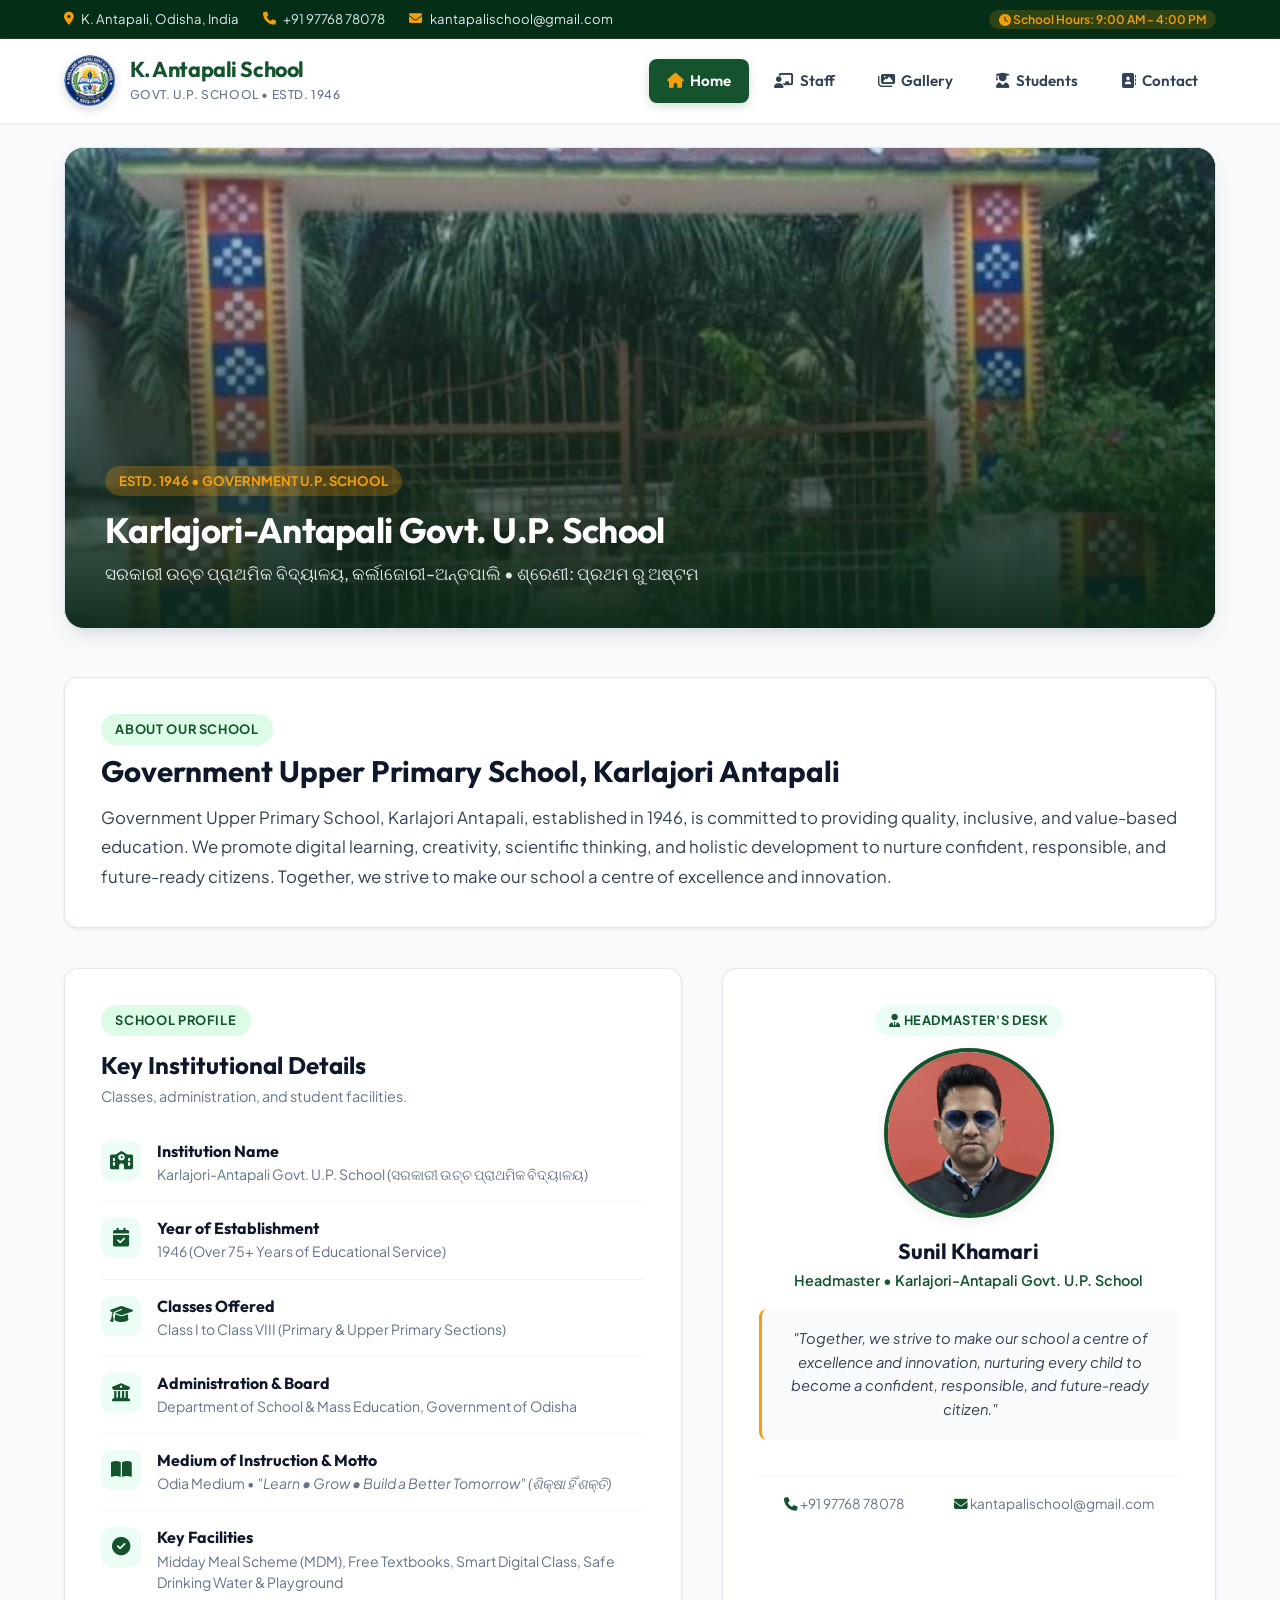
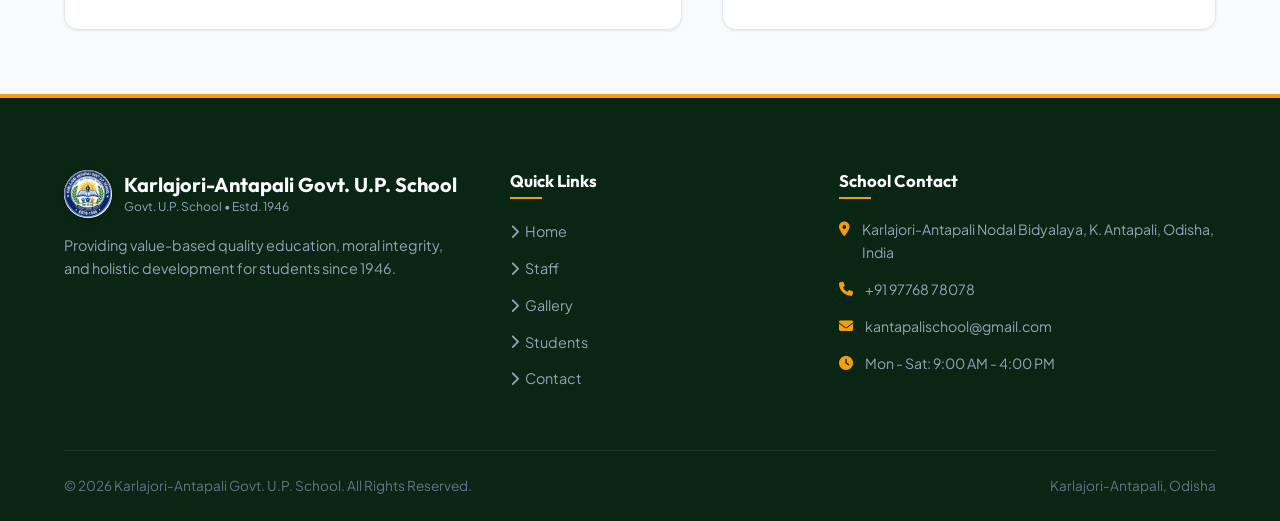
<file: index.html>
<!DOCTYPE html>
<html lang="en">
<head>
  <meta charset="UTF-8">
  <meta name="viewport" content="width=device-width, initial-scale=1.0">
  <title>Karlajori-Antapali Govt. U.P. School | Home</title>
  <meta name="description" content="Official website of Karlajori-Antapali Govt. U.P. School, Odisha. Established in 1946.">
  <link rel="icon" type="image/png" href="favicon.png">
  
  <!-- Font Awesome Icons -->
  <link rel="stylesheet" href="https://cdnjs.cloudflare.com/ajax/libs/font-awesome/6.5.1/css/all.min.css">
  
  <!-- Custom Stylesheet -->
  <link rel="stylesheet" href="css/style.css">
</head>
<body>

  <!-- Top Bar -->
  <div class="top-bar">
    <div class="container top-bar-content">
      <div class="top-info">
        <span class="top-info-item"><i class="fa-solid fa-location-dot"></i> K. Antapali, Odisha, India</span>
        <span class="top-info-item"><i class="fa-solid fa-phone"></i> <a href="tel:9776878078">+91 97768 78078</a></span>
        <span class="top-info-item"><i class="fa-solid fa-envelope"></i> <a href="mailto:kantapalischool@gmail.com">kantapalischool@gmail.com</a></span>
      </div>
      <div>
        <span class="top-badge"><i class="fa-solid fa-clock"></i> School Hours: 9:00 AM - 4:00 PM</span>
      </div>
    </div>
  </div>

  <!-- Header & Navigation -->
  <header class="main-header">
    <div class="container">
      <nav class="navbar">
        <a href="index.html" class="brand" aria-label="Karlajori-Antapali Govt U.P. School Home">
          <img src="images/logo.png" alt="Karlajori-Antapali Govt U.P. School Logo" class="brand-logo">
          <div class="brand-text">
            <h1>K. Antapali School</h1>
            <p>Govt. U.P. School &bull; Estd. 1946</p>
          </div>
        </a>

        <!-- Hamburger Button for Mobile -->
        <button class="mobile-toggle" aria-label="Toggle navigation menu" aria-expanded="false">
          <i class="fa-solid fa-bars"></i>
        </button>

        <!-- Main Menu -->
        <ul class="nav-menu">
          <li><a href="index.html" class="nav-link active"><i class="fa-solid fa-house"></i> Home</a></li>
          <li><a href="staff.html" class="nav-link"><i class="fa-solid fa-chalkboard-user"></i> Staff</a></li>
          <li><a href="gallery.html" class="nav-link"><i class="fa-solid fa-images"></i> Gallery</a></li>
          <li><a href="students.html" class="nav-link"><i class="fa-solid fa-user-graduate"></i> Students</a></li>
          <li><a href="contact.html" class="nav-link"><i class="fa-solid fa-address-book"></i> Contact</a></li>
        </ul>
      </nav>
    </div>
  </header>

  <!-- Main Content -->
  <main class="container">

    <!-- School Banner Image -->
    <div class="school-banner-wrap">
      <img src="images/school-gate.jpg" alt="Karlajori-Antapali Govt. U.P. School Entrance" class="school-banner-img">
      <div class="school-banner-overlay">
        <span style="background: rgba(245, 158, 11, 0.25); color: var(--accent); padding: 4px 14px; border-radius: 9999px; font-size: 0.82rem; font-weight: 700; text-transform: uppercase; display: inline-block; width: fit-content; margin-bottom: 0.75rem;">
          Estd. 1946 &bull; Government U.P. School
        </span>
        <h2 class="school-banner-title">Karlajori-Antapali Govt. U.P. School</h2>
        <p class="school-banner-subtitle">
          ସରକାରୀ ଉଚ୍ଚ ପ୍ରାଥମିକ ବିଦ୍ୟାଳୟ, କର୍ଲାଜୋରୀ-ଅନ୍ତପାଲି &bull; ଶ୍ରେଣୀ: ପ୍ରଥମ ରୁ ଅଷ୍ଟମ
        </p>
      </div>
    </div>

    <!-- About School Overview Section (Outside the Grid) -->
    <div class="home-about-intro">
      <span class="section-tag" style="width: fit-content; margin-bottom: 0.5rem;">About Our School</span>
      <h2 style="font-size: 1.85rem; color: var(--dark); margin-bottom: 0.85rem;">Government Upper Primary School, Karlajori Antapali</h2>
      <p style="color: var(--text-main); font-size: 1.05rem; line-height: 1.75; margin: 0;">
        Government Upper Primary School, Karlajori Antapali, established in 1946, is committed to providing quality, inclusive, and value-based education. We promote digital learning, creativity, scientific thinking, and holistic development to nurture confident, responsible, and future-ready citizens. Together, we strive to make our school a centre of excellence and innovation.
      </p>
    </div>

    <!-- Two-Column Section: School Overview (Listing) + Headmaster (HM) -->
    <div class="home-main-grid">

      <!-- Left Column: School Information Listing -->
      <div class="school-info-card">
        <span class="section-tag" style="width: fit-content;">School Profile</span>
        <h3 style="font-size: 1.5rem; color: var(--dark); margin-bottom: 0.35rem;">Key Institutional Details</h3>
        <p style="color: var(--text-muted); font-size: 0.9rem; margin-bottom: 0.5rem;">
          Classes, administration, and student facilities.
        </p>

        <ul class="info-list">
          <li class="info-list-item">
            <div class="info-list-icon"><i class="fa-solid fa-school"></i></div>
            <div class="info-list-text">
              <h4>Institution Name</h4>
              <p>Karlajori-Antapali Govt. U.P. School (ସରକାରୀ ଉଚ୍ଚ ପ୍ରାଥମିକ ବିଦ୍ୟାଳୟ)</p>
            </div>
          </li>

          <li class="info-list-item">
            <div class="info-list-icon"><i class="fa-solid fa-calendar-check"></i></div>
            <div class="info-list-text">
              <h4>Year of Establishment</h4>
              <p>1946 (Over 75+ Years of Educational Service)</p>
            </div>
          </li>

          <li class="info-list-item">
            <div class="info-list-icon"><i class="fa-solid fa-graduation-cap"></i></div>
            <div class="info-list-text">
              <h4>Classes Offered</h4>
              <p>Class I to Class VIII (Primary & Upper Primary Sections)</p>
            </div>
          </li>

          <li class="info-list-item">
            <div class="info-list-icon"><i class="fa-solid fa-building-columns"></i></div>
            <div class="info-list-text">
              <h4>Administration & Board</h4>
              <p>Department of School & Mass Education, Government of Odisha</p>
            </div>
          </li>

          <li class="info-list-item">
            <div class="info-list-icon"><i class="fa-solid fa-book-open"></i></div>
            <div class="info-list-text">
              <h4>Medium of Instruction & Motto</h4>
              <p>Odia Medium &bull; <em>"Learn &bull; Grow &bull; Build a Better Tomorrow" (ଶିକ୍ଷା ହିଁ ଶକ୍ତି)</em></p>
            </div>
          </li>

          <li class="info-list-item">
            <div class="info-list-icon"><i class="fa-solid fa-circle-check"></i></div>
            <div class="info-list-text">
              <h4>Key Facilities</h4>
              <p>Midday Meal Scheme (MDM), Free Textbooks, Smart Digital Class, Safe Drinking Water & Playground</p>
            </div>
          </li>
        </ul>
      </div>

      <!-- Right Column: Headmaster (HM) Photo & Details -->
      <div class="hm-card">
        <span class="hm-badge"><i class="fa-solid fa-user-tie"></i> Headmaster's Desk</span>
        
        <div class="hm-photo-wrap">
          <img src="images/hm.jpg" alt="Headmaster Sunil Khamari" class="hm-photo-img">
        </div>

        <h3 class="hm-name">Sunil Khamari</h3>
        <p class="hm-designation">Headmaster &bull; Karlajori-Antapali Govt. U.P. School</p>

        <div class="hm-quote">
          "Together, we strive to make our school a centre of excellence and innovation, nurturing every child to become a confident, responsible, and future-ready citizen."
        </div>

        <div style="margin-top: 1rem; width: 100%; border-top: 1px solid var(--border-subtle); padding-top: 1rem; display: flex; justify-content: space-around; font-size: 0.85rem; color: var(--text-muted);">
          <span><i class="fa-solid fa-phone" style="color: var(--primary);"></i> +91 97768 78078</span>
          <span><i class="fa-solid fa-envelope" style="color: var(--primary);"></i> kantapalischool@gmail.com</span>
        </div>
      </div>

    </div>

  </main>

  <!-- Footer -->
  <footer class="main-footer">
    <div class="container">
      <div class="footer-grid">
        <div class="footer-brand">
          <div style="display: flex; align-items: center; gap: 0.75rem; margin-bottom: 1rem;">
            <img src="images/logo.png" alt="Karlajori-Antapali Govt U.P. School Logo" class="footer-logo">
            <div>
              <h3 style="margin: 0; font-size: 1.25rem;">Karlajori-Antapali Govt. U.P. School</h3>
              <p style="margin: 0; font-size: 0.75rem; color: #94a3b8;">Govt. U.P. School &bull; Estd. 1946</p>
            </div>
          </div>
          <p>
            Providing value-based quality education, moral integrity, and holistic development for students since 1946.
          </p>
        </div>

        <div>
          <h4 class="footer-links-title">Quick Links</h4>
          <ul class="footer-links">
            <li><a href="index.html"><i class="fa-solid fa-chevron-right"></i> Home</a></li>
            <li><a href="staff.html"><i class="fa-solid fa-chevron-right"></i> Staff</a></li>
            <li><a href="gallery.html"><i class="fa-solid fa-chevron-right"></i> Gallery</a></li>
            <li><a href="students.html"><i class="fa-solid fa-chevron-right"></i> Students</a></li>
            <li><a href="contact.html"><i class="fa-solid fa-chevron-right"></i> Contact</a></li>
          </ul>
        </div>

        <div>
          <h4 class="footer-links-title">School Contact</h4>
          <div class="footer-contact-item">
            <i class="fa-solid fa-location-dot"></i>
            <span>Karlajori-Antapali Nodal Bidyalaya, K. Antapali, Odisha, India</span>
          </div>
          <div class="footer-contact-item">
            <i class="fa-solid fa-phone"></i>
            <span><a href="tel:9776878078">+91 97768 78078</a></span>
          </div>
          <div class="footer-contact-item">
            <i class="fa-solid fa-envelope"></i>
            <span><a href="mailto:kantapalischool@gmail.com">kantapalischool@gmail.com</a></span>
          </div>
          <div class="footer-contact-item">
            <i class="fa-solid fa-clock"></i>
            <span>Mon - Sat: 9:00 AM - 4:00 PM</span>
          </div>
        </div>
      </div>

      <div class="footer-bottom">
        <div class="footer-bottom-flex">
          <p>&copy; 2026 Karlajori-Antapali Govt. U.P. School. All Rights Reserved.</p>
          <p>Karlajori-Antapali, Odisha</p>
        </div>
      </div>
    </div>
  </footer>

  <!-- Main JavaScript File -->
  <script src="js/main.js"></script>
</body>
</html>
</file>
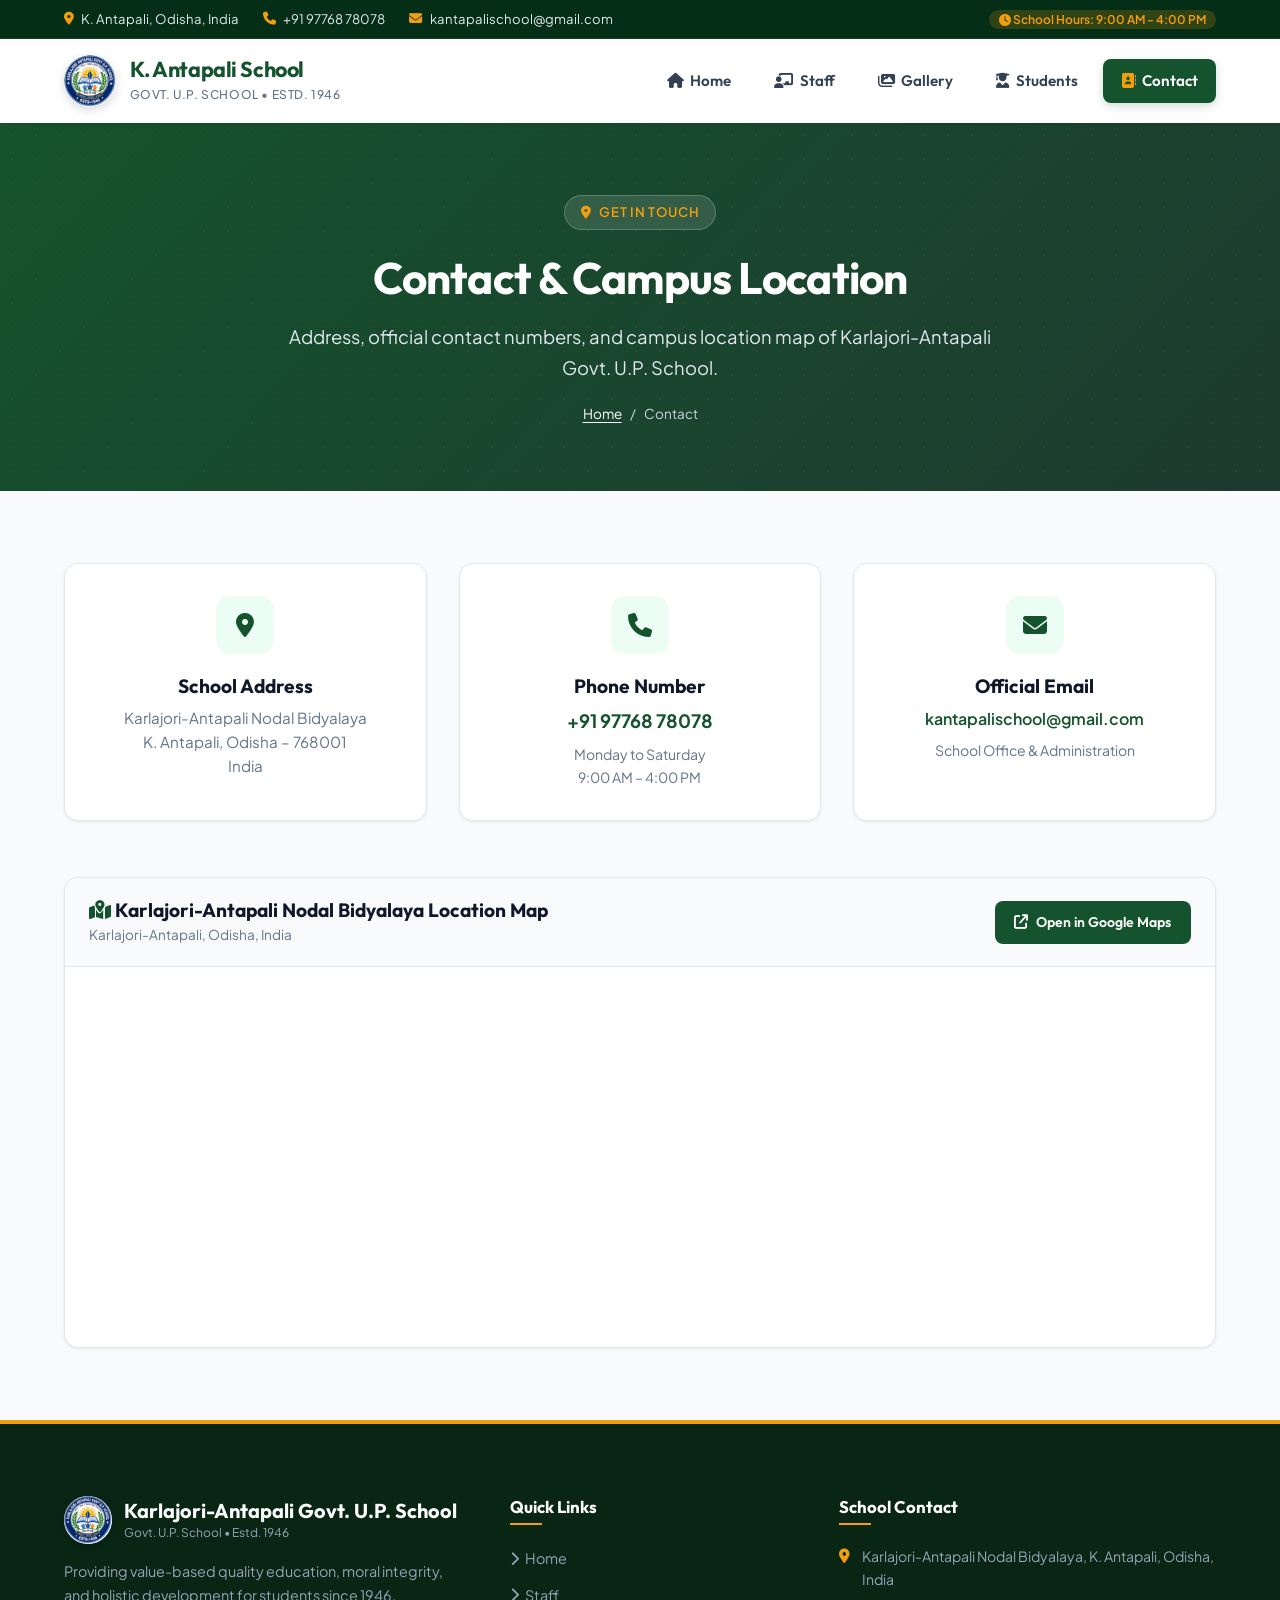
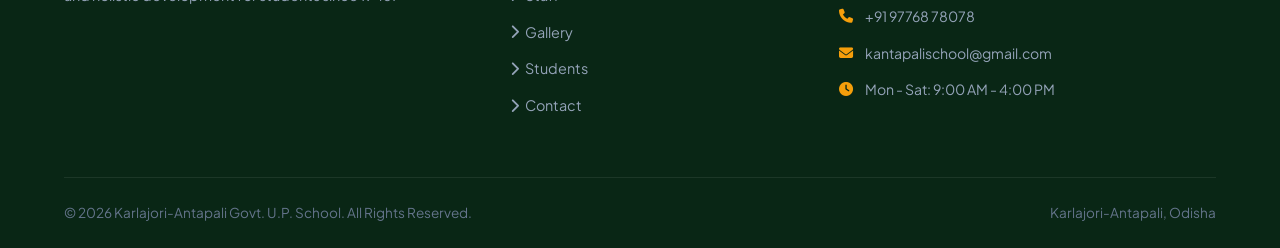
<file: contact.html>
<!DOCTYPE html>
<html lang="en">
<head>
  <meta charset="UTF-8">
  <meta name="viewport" content="width=device-width, initial-scale=1.0">
  <title>Contact & Location | Karlajori-Antapali Govt. U.P. School</title>
  <meta name="description" content="Contact details, phone number, email, and Google Maps location of Karlajori-Antapali Govt. U.P. School, Odisha.">
  <link rel="icon" type="image/png" href="favicon.png">
  
  <!-- Font Awesome Icons -->
  <link rel="stylesheet" href="https://cdnjs.cloudflare.com/ajax/libs/font-awesome/6.5.1/css/all.min.css">
  
  <!-- Custom Stylesheet -->
  <link rel="stylesheet" href="css/style.css">
</head>
<body>

  <!-- Top Bar -->
  <div class="top-bar">
    <div class="container top-bar-content">
      <div class="top-info">
        <span class="top-info-item"><i class="fa-solid fa-location-dot"></i> K. Antapali, Odisha, India</span>
        <span class="top-info-item"><i class="fa-solid fa-phone"></i> <a href="tel:9776878078">+91 97768 78078</a></span>
        <span class="top-info-item"><i class="fa-solid fa-envelope"></i> <a href="mailto:kantapalischool@gmail.com">kantapalischool@gmail.com</a></span>
      </div>
      <div>
        <span class="top-badge"><i class="fa-solid fa-clock"></i> School Hours: 9:00 AM - 4:00 PM</span>
      </div>
    </div>
  </div>

  <!-- Header & Navigation -->
  <header class="main-header">
    <div class="container">
      <nav class="navbar">
        <a href="index.html" class="brand" aria-label="Karlajori-Antapali Govt U.P. School Home">
          <img src="images/logo.png" alt="Karlajori-Antapali Govt U.P. School Logo" class="brand-logo">
          <div class="brand-text">
            <h1>K. Antapali School</h1>
            <p>Govt. U.P. School &bull; Estd. 1946</p>
          </div>
        </a>

        <!-- Hamburger Button for Mobile -->
        <button class="mobile-toggle" aria-label="Toggle navigation menu" aria-expanded="false">
          <i class="fa-solid fa-bars"></i>
        </button>

        <!-- Main Menu -->
        <ul class="nav-menu">
          <li><a href="index.html" class="nav-link"><i class="fa-solid fa-house"></i> Home</a></li>
          <li><a href="staff.html" class="nav-link"><i class="fa-solid fa-chalkboard-user"></i> Staff</a></li>
          <li><a href="gallery.html" class="nav-link"><i class="fa-solid fa-images"></i> Gallery</a></li>
          <li><a href="students.html" class="nav-link"><i class="fa-solid fa-user-graduate"></i> Students</a></li>
          <li><a href="contact.html" class="nav-link active"><i class="fa-solid fa-address-book"></i> Contact</a></li>
        </ul>
      </nav>
    </div>
  </header>

  <!-- Page Banner -->
  <section class="page-hero">
    <div class="container page-hero-content">
      <span class="hero-pill"><i class="fa-solid fa-location-dot"></i> Get In Touch</span>
      <h1>Contact & Campus Location</h1>
      <p>
        Address, official contact numbers, and campus location map of Karlajori-Antapali Govt. U.P. School.
      </p>
      <div class="breadcrumb-trail">
        <a href="index.html">Home</a> <span>/</span> <span>Contact</span>
      </div>
    </div>
  </section>

  <!-- Contact Information & Map Section -->
  <section class="section">
    <div class="container">

      <!-- Contact Info Cards Grid -->
      <div class="grid-3" style="margin-bottom: 3.5rem;">
        
        <!-- Card 1: Address -->
        <div class="feature-card" style="text-align: center; align-items: center;">
          <div class="feature-icon" style="margin: 0 auto 1.25rem;">
            <i class="fa-solid fa-location-dot"></i>
          </div>
          <h3 style="font-size: 1.2rem; margin-bottom: 0.5rem;">School Address</h3>
          <p style="color: var(--text-muted); font-size: 0.95rem; line-height: 1.6;">
            Karlajori-Antapali Nodal Bidyalaya<br>
            K. Antapali, Odisha &ndash; 768001<br>
            India
          </p>
        </div>

        <!-- Card 2: Phone -->
        <div class="feature-card" style="text-align: center; align-items: center;">
          <div class="feature-icon" style="margin: 0 auto 1.25rem;">
            <i class="fa-solid fa-phone"></i>
          </div>
          <h3 style="font-size: 1.2rem; margin-bottom: 0.5rem;">Phone Number</h3>
          <p style="margin-bottom: 0.5rem; font-size: 1.15rem; font-weight: 700;">
            <a href="tel:9776878078" style="color: var(--primary);">+91 97768 78078</a>
          </p>
          <p style="color: var(--text-muted); font-size: 0.88rem;">
            Monday to Saturday<br>9:00 AM &ndash; 4:00 PM
          </p>
        </div>

        <!-- Card 3: Email -->
        <div class="feature-card" style="text-align: center; align-items: center;">
          <div class="feature-icon" style="margin: 0 auto 1.25rem;">
            <i class="fa-solid fa-envelope"></i>
          </div>
          <h3 style="font-size: 1.2rem; margin-bottom: 0.5rem;">Official Email</h3>
          <p style="margin-bottom: 0.5rem; font-size: 1rem; font-weight: 600;">
            <a href="mailto:kantapalischool@gmail.com" style="color: var(--primary);">kantapalischool@gmail.com</a>
          </p>
          <p style="color: var(--text-muted); font-size: 0.88rem;">
            School Office &amp; Administration
          </p>
        </div>

      </div>

      <!-- Google Maps Card -->
      <div class="map-card" style="margin-top: 0;">
        <div class="map-card-header">
          <div>
            <h3 style="font-size: 1.2rem; margin-bottom: 2px;">
              <i class="fa-solid fa-map-location-dot" style="color: var(--primary);"></i> 
              Karlajori-Antapali Nodal Bidyalaya Location Map
            </h3>
            <p style="font-size: 0.85rem; color: var(--text-muted); margin: 0;">
              Karlajori-Antapali, Odisha, India
            </p>
          </div>
          <a href="https://maps.google.com/?q=Karlajori-Antapali+Nodal+Bidyalaya" target="_blank" rel="noopener noreferrer" class="btn btn-primary" style="padding: 0.5rem 1.1rem; font-size: 0.88rem;">
            <i class="fa-solid fa-arrow-up-right-from-square"></i> Open in Google Maps
          </a>
        </div>
        
        <iframe 
          class="map-embed" 
          src="https://www.google.com/maps/embed?pb=!1m18!1m12!1m3!1d3713.518647305431!2d83.61950364405037!3d21.44815705809174!2m3!1f0!2f0!3f0!3m2!1i1024!2i768!4f13.1!3m3!1m2!1s0x3a21349d725c84c3%3A0xf2141bc13c7aa5e!2sKarlajori-Antapali%20Nodal%20Bidyalaya!5e0!3m2!1sen!2sin!4v1791710183895!5m2!1sen!2sin" 
          width="100%" 
          height="450" 
          style="border:0;" 
          allowfullscreen="" 
          loading="lazy" 
          referrerpolicy="strict-origin-when-cross-origin" 
          title="Karlajori-Antapali Nodal Bidyalaya Location Map">
        </iframe>
      </div>

    </div>
  </section>

  <!-- Footer -->
  <footer class="main-footer">
    <div class="container">
      <div class="footer-grid">
        <div class="footer-brand">
          <div style="display: flex; align-items: center; gap: 0.75rem; margin-bottom: 1rem;">
            <img src="images/logo.png" alt="Karlajori-Antapali Govt U.P. School Logo" class="footer-logo">
            <div>
              <h3 style="margin: 0; font-size: 1.25rem;">Karlajori-Antapali Govt. U.P. School</h3>
              <p style="margin: 0; font-size: 0.75rem; color: #94a3b8;">Govt. U.P. School &bull; Estd. 1946</p>
            </div>
          </div>
          <p>
            Providing value-based quality education, moral integrity, and holistic development for students since 1946.
          </p>
        </div>

        <div>
          <h4 class="footer-links-title">Quick Links</h4>
          <ul class="footer-links">
            <li><a href="index.html"><i class="fa-solid fa-chevron-right"></i> Home</a></li>
            <li><a href="staff.html"><i class="fa-solid fa-chevron-right"></i> Staff</a></li>
            <li><a href="gallery.html"><i class="fa-solid fa-chevron-right"></i> Gallery</a></li>
            <li><a href="students.html"><i class="fa-solid fa-chevron-right"></i> Students</a></li>
            <li><a href="contact.html"><i class="fa-solid fa-chevron-right"></i> Contact</a></li>
          </ul>
        </div>

        <div>
          <h4 class="footer-links-title">School Contact</h4>
          <div class="footer-contact-item">
            <i class="fa-solid fa-location-dot"></i>
            <span>Karlajori-Antapali Nodal Bidyalaya, K. Antapali, Odisha, India</span>
          </div>
          <div class="footer-contact-item">
            <i class="fa-solid fa-phone"></i>
            <span><a href="tel:9776878078">+91 97768 78078</a></span>
          </div>
          <div class="footer-contact-item">
            <i class="fa-solid fa-envelope"></i>
            <span><a href="mailto:kantapalischool@gmail.com">kantapalischool@gmail.com</a></span>
          </div>
          <div class="footer-contact-item">
            <i class="fa-solid fa-clock"></i>
            <span>Mon - Sat: 9:00 AM - 4:00 PM</span>
          </div>
        </div>
      </div>

      <div class="footer-bottom">
        <div class="footer-bottom-flex">
          <p>&copy; 2026 Karlajori-Antapali Govt. U.P. School. All Rights Reserved.</p>
          <p>Karlajori-Antapali, Odisha</p>
        </div>
      </div>
    </div>
  </footer>

  <!-- Main JavaScript File -->
  <script src="js/main.js"></script>
</body>
</html>
</file>
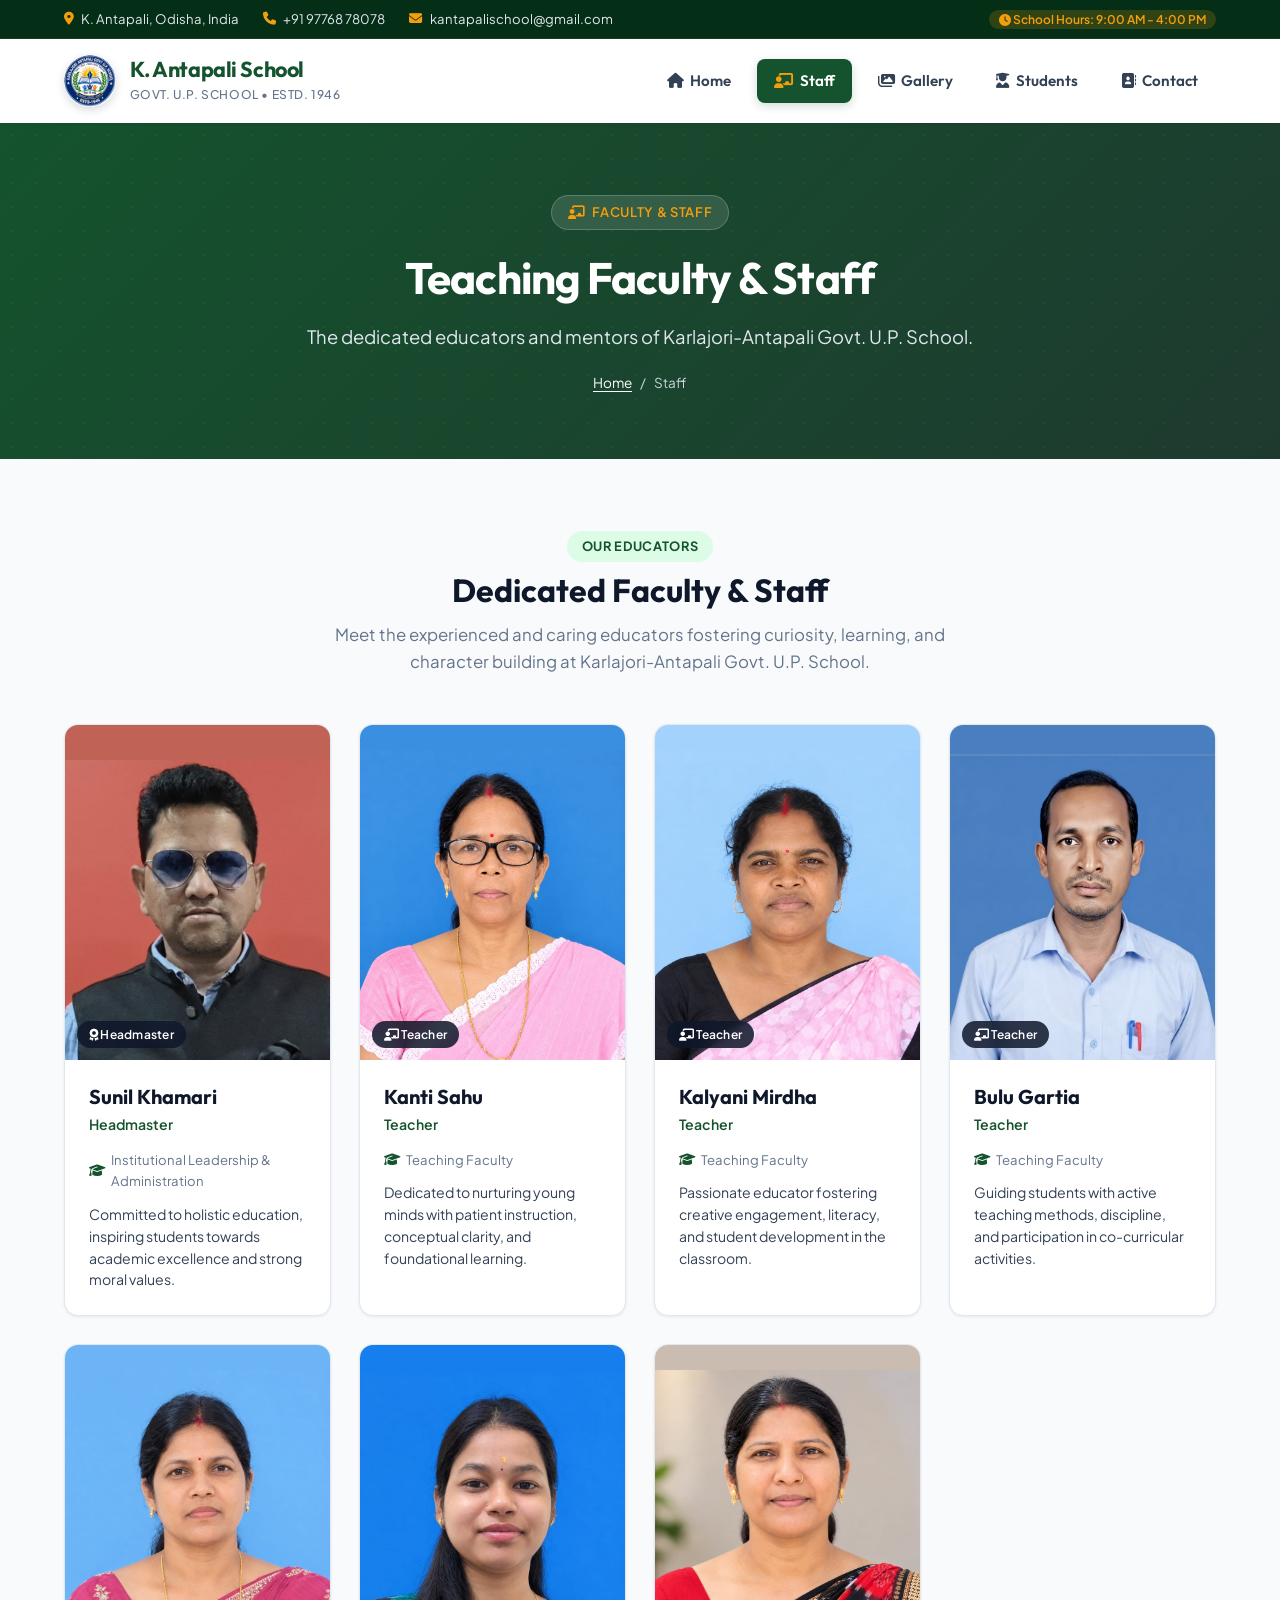
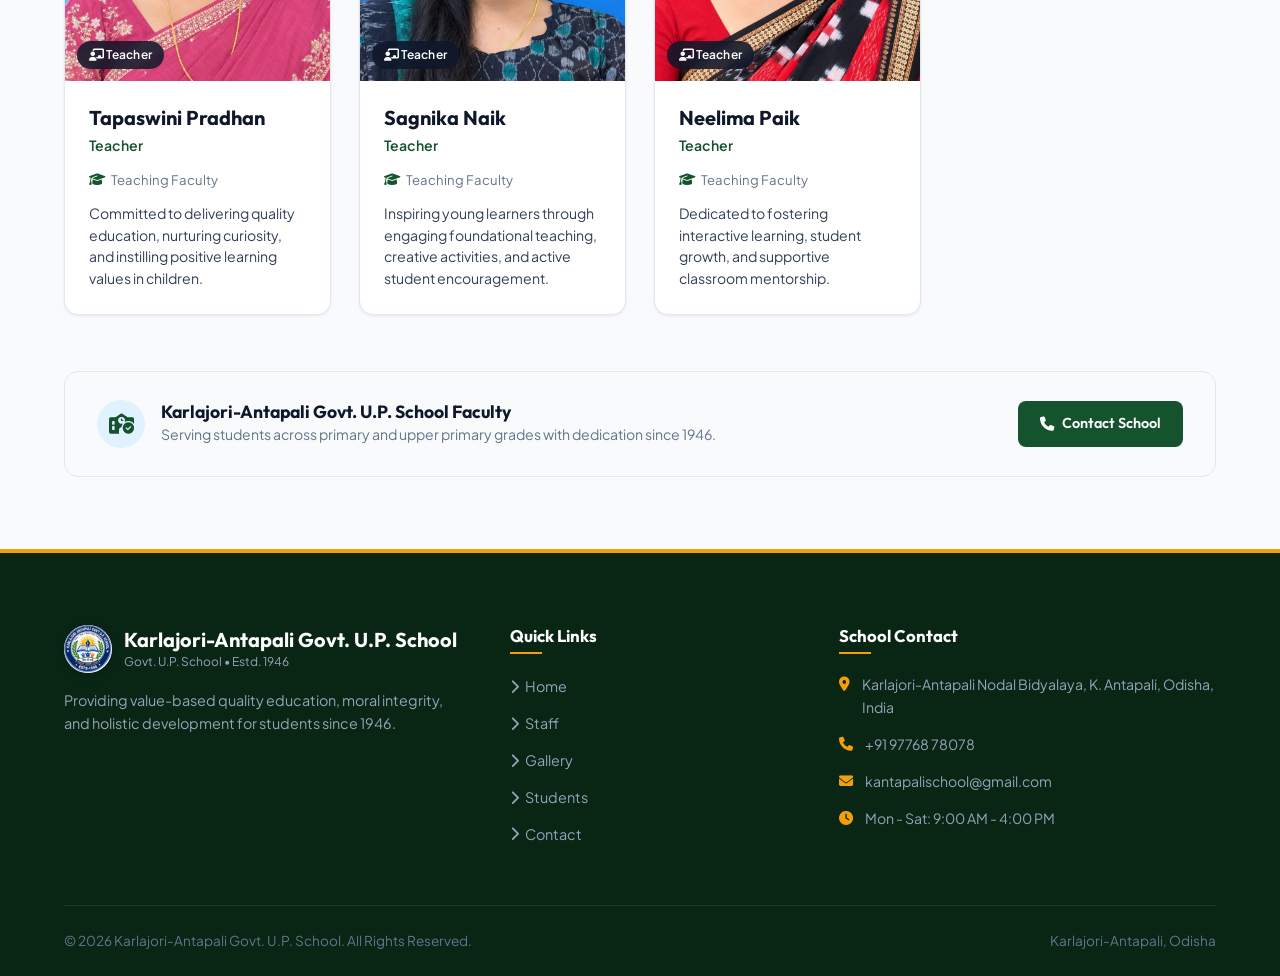
<file: staff.html>
<!DOCTYPE html>
<html lang="en">

<head>
  <meta charset="UTF-8">
  <meta name="viewport" content="width=device-width, initial-scale=1.0">
  <title>Faculty & Staff | Karlajori-Antapali Govt. U.P. School</title>
  <meta name="description"
    content="Faculty and teaching staff directory of Karlajori-Antapali Govt. U.P. School, Odisha.">
  <link rel="icon" type="image/png" href="favicon.png">

  <!-- Font Awesome Icons -->
  <link rel="stylesheet" href="https://cdnjs.cloudflare.com/ajax/libs/font-awesome/6.5.1/css/all.min.css">

  <!-- Custom Stylesheet -->
  <link rel="stylesheet" href="css/style.css">
</head>

<body>

  <!-- Top Bar -->
  <div class="top-bar">
    <div class="container top-bar-content">
      <div class="top-info">
        <span class="top-info-item"><i class="fa-solid fa-location-dot"></i> K. Antapali, Odisha, India</span>
        <span class="top-info-item"><i class="fa-solid fa-phone"></i> <a href="tel:9776878078">+91 97768
            78078</a></span>
        <span class="top-info-item"><i class="fa-solid fa-envelope"></i> <a
            href="mailto:kantapalischool@gmail.com">kantapalischool@gmail.com</a></span>
      </div>
      <div>
        <span class="top-badge"><i class="fa-solid fa-clock"></i> School Hours: 9:00 AM - 4:00 PM</span>
      </div>
    </div>
  </div>

  <!-- Header & Navigation -->
  <header class="main-header">
    <div class="container">
      <nav class="navbar">
        <a href="index.html" class="brand" aria-label="Karlajori-Antapali Govt U.P. School Home">
          <img src="images/logo.png" alt="Karlajori-Antapali Govt U.P. School Logo" class="brand-logo">
          <div class="brand-text">
            <h1>K. Antapali School</h1>
            <p>Govt. U.P. School &bull; Estd. 1946</p>
          </div>
        </a>

        <!-- Hamburger Button for Mobile -->
        <button class="mobile-toggle" aria-label="Toggle navigation menu" aria-expanded="false">
          <i class="fa-solid fa-bars"></i>
        </button>

        <!-- Main Menu -->
        <ul class="nav-menu">
          <li><a href="index.html" class="nav-link"><i class="fa-solid fa-house"></i> Home</a></li>
          <li><a href="staff.html" class="nav-link active"><i class="fa-solid fa-chalkboard-user"></i> Staff</a></li>
          <li><a href="gallery.html" class="nav-link"><i class="fa-solid fa-images"></i> Gallery</a></li>
          <li><a href="students.html" class="nav-link"><i class="fa-solid fa-user-graduate"></i> Students</a></li>
          <li><a href="contact.html" class="nav-link"><i class="fa-solid fa-address-book"></i> Contact</a></li>
        </ul>
      </nav>
    </div>
  </header>

  <!-- Page Banner -->
  <section class="page-hero">
    <div class="container page-hero-content">
      <span class="hero-pill"><i class="fa-solid fa-chalkboard-user"></i> Faculty & Staff</span>
      <h1>Teaching Faculty & Staff</h1>
      <p>
        The dedicated educators and mentors of Karlajori-Antapali Govt. U.P. School.
      </p>
      <div class="breadcrumb-trail">
        <a href="index.html">Home</a> <span>/</span> <span>Staff</span>
      </div>
    </div>
  </section>

  <!-- Faculty & Staff Section -->
  <section class="section">
    <div class="container">

      <!-- Section Header -->
      <div style="text-align: center; max-width: 680px; margin: 0 auto 3rem;">
        <span class="section-tag" style="margin-bottom: 0.5rem; display: inline-flex;">Our Educators</span>
        <h2 style="font-size: 2rem; color: var(--dark); margin-bottom: 0.75rem;">Dedicated Faculty & Staff</h2>
        <p style="color: var(--text-muted); font-size: 1.05rem; line-height: 1.6;">
          Meet the experienced and caring educators fostering curiosity, learning, and character building at
          Karlajori-Antapali Govt. U.P. School.
        </p>
      </div>

      <!-- Staff Grid -->
      <div class="staff-grid">

        <!-- Staff 1: Headmaster Sunil Khamari -->
        <div class="staff-card">
          <div class="staff-image-wrap">
            <img src="images/hm.jpg" alt="Sunil Khamari - Headmaster">
            <span class="staff-badge-role"><i class="fa-solid fa-award"></i> Headmaster</span>
          </div>
          <div class="staff-content">
            <h3 class="staff-name">Sunil Khamari</h3>
            <p class="staff-designation">Headmaster</p>
            <div class="staff-qual">
              <i class="fa-solid fa-graduation-cap" style="color: var(--primary);"></i>
              <span>Institutional Leadership & Administration</span>
            </div>
            <p class="staff-bio">
              Committed to holistic education, inspiring students towards academic excellence and strong moral values.
            </p>
          </div>
        </div>

        <!-- Staff 2: Kanti Sahu -->
        <div class="staff-card">
          <div class="staff-image-wrap">
            <img src="images/kanti-sahu.jpg" alt="Kanti Sahu - Teacher">
            <span class="staff-badge-role"><i class="fa-solid fa-chalkboard-user"></i> Teacher</span>
          </div>
          <div class="staff-content">
            <h3 class="staff-name">Kanti Sahu</h3>
            <p class="staff-designation">Teacher</p>
            <div class="staff-qual">
              <i class="fa-solid fa-graduation-cap" style="color: var(--primary);"></i>
              <span>Teaching Faculty</span>
            </div>
            <p class="staff-bio">
              Dedicated to nurturing young minds with patient instruction, conceptual clarity, and foundational learning.
            </p>
          </div>
        </div>

        <!-- Staff 3: Kalyani Mirdha -->
        <div class="staff-card">
          <div class="staff-image-wrap">
            <img src="images/kalyani-mirdha.jpg" alt="Kalyani Mirdha - Teacher">
            <span class="staff-badge-role"><i class="fa-solid fa-chalkboard-user"></i> Teacher</span>
          </div>
          <div class="staff-content">
            <h3 class="staff-name">Kalyani Mirdha</h3>
            <p class="staff-designation">Teacher</p>
            <div class="staff-qual">
              <i class="fa-solid fa-graduation-cap" style="color: var(--primary);"></i>
              <span>Teaching Faculty</span>
            </div>
            <p class="staff-bio">
              Passionate educator fostering creative engagement, literacy, and student development in the classroom.
            </p>
          </div>
        </div>

        <!-- Staff 4: Bulu Gartia -->
        <div class="staff-card">
          <div class="staff-image-wrap">
            <img src="images/bulu-gartia.jpg" alt="Bulu Gartia - Teacher">
            <span class="staff-badge-role"><i class="fa-solid fa-chalkboard-user"></i> Teacher</span>
          </div>
          <div class="staff-content">
            <h3 class="staff-name">Bulu Gartia</h3>
            <p class="staff-designation">Teacher</p>
            <div class="staff-qual">
              <i class="fa-solid fa-graduation-cap" style="color: var(--primary);"></i>
              <span>Teaching Faculty</span>
            </div>
            <p class="staff-bio">
              Guiding students with active teaching methods, discipline, and participation in co-curricular activities.
            </p>
          </div>
        </div>

        <!-- Staff 5: Tapaswini Pradhan -->
        <div class="staff-card">
          <div class="staff-image-wrap">
            <img src="images/tapaswini-pradhan.jpg" alt="Tapaswini Pradhan - Teacher">
            <span class="staff-badge-role"><i class="fa-solid fa-chalkboard-user"></i> Teacher</span>
          </div>
          <div class="staff-content">
            <h3 class="staff-name">Tapaswini Pradhan</h3>
            <p class="staff-designation">Teacher</p>
            <div class="staff-qual">
              <i class="fa-solid fa-graduation-cap" style="color: var(--primary);"></i>
              <span>Teaching Faculty</span>
            </div>
            <p class="staff-bio">
              Committed to delivering quality education, nurturing curiosity, and instilling positive learning values in children.
            </p>
          </div>
        </div>

        <!-- Staff 6: Sagnika Naik -->
        <div class="staff-card">
          <div class="staff-image-wrap">
            <img src="images/sagnika-naik.jpg" alt="Sagnika Naik - Teacher">
            <span class="staff-badge-role"><i class="fa-solid fa-chalkboard-user"></i> Teacher</span>
          </div>
          <div class="staff-content">
            <h3 class="staff-name">Sagnika Naik</h3>
            <p class="staff-designation">Teacher</p>
            <div class="staff-qual">
              <i class="fa-solid fa-graduation-cap" style="color: var(--primary);"></i>
              <span>Teaching Faculty</span>
            </div>
            <p class="staff-bio">
              Inspiring young learners through engaging foundational teaching, creative activities, and active student encouragement.
            </p>
          </div>
        </div>

        <!-- Staff 7: Neelima Paik -->
        <div class="staff-card">
          <div class="staff-image-wrap">
            <img src="images/neelima-paik.jpg" alt="Neelima Paik - Teacher">
            <span class="staff-badge-role"><i class="fa-solid fa-chalkboard-user"></i> Teacher</span>
          </div>
          <div class="staff-content">
            <h3 class="staff-name">Neelima Paik</h3>
            <p class="staff-designation">Teacher</p>
            <div class="staff-qual">
              <i class="fa-solid fa-graduation-cap" style="color: var(--primary);"></i>
              <span>Teaching Faculty</span>
            </div>
            <p class="staff-bio">
              Dedicated to fostering interactive learning, student growth, and supportive classroom mentorship.
            </p>
          </div>
        </div>

      </div>

      <!-- Additional Info Banner -->
      <div
        style="margin-top: 3.5rem; background: #f8fafc; border: 1px solid var(--border-light); border-radius: var(--radius-md); padding: 1.75rem 2rem; display: flex; align-items: center; justify-content: space-between; flex-wrap: wrap; gap: 1.25rem;">
        <div style="display: flex; align-items: center; gap: 1rem;">
          <div
            style="width: 48px; height: 48px; border-radius: 50%; background: #e0f2fe; color: var(--primary); display: flex; align-items: center; justify-content: center; font-size: 1.25rem;">
            <i class="fa-solid fa-school-circle-check"></i>
          </div>
          <div>
            <h4 style="margin: 0; font-size: 1.1rem; color: var(--dark);">Karlajori-Antapali Govt. U.P. School Faculty
            </h4>
            <p style="margin: 0; font-size: 0.88rem; color: var(--text-muted);">Serving students across primary and
              upper primary grades with dedication since 1946.</p>
          </div>
        </div>
        <a href="contact.html" class="btn btn-primary" style="padding: 0.55rem 1.25rem; font-size: 0.9rem;">
          <i class="fa-solid fa-phone"></i> Contact School
        </a>
      </div>

    </div>
  </section>

  <!-- Footer -->
  <footer class="main-footer">
    <div class="container">
      <div class="footer-grid">
        <div class="footer-brand">
          <div style="display: flex; align-items: center; gap: 0.75rem; margin-bottom: 1rem;">
            <img src="images/logo.png" alt="Karlajori-Antapali Govt U.P. School Logo" class="footer-logo">
            <div>
              <h3 style="margin: 0; font-size: 1.25rem;">Karlajori-Antapali Govt. U.P. School</h3>
              <p style="margin: 0; font-size: 0.75rem; color: #94a3b8;">Govt. U.P. School &bull; Estd. 1946</p>
            </div>
          </div>
          <p>
            Providing value-based quality education, moral integrity, and holistic development for students since 1946.
          </p>
        </div>

        <div>
          <h4 class="footer-links-title">Quick Links</h4>
          <ul class="footer-links">
            <li><a href="index.html"><i class="fa-solid fa-chevron-right"></i> Home</a></li>
            <li><a href="staff.html"><i class="fa-solid fa-chevron-right"></i> Staff</a></li>
            <li><a href="gallery.html"><i class="fa-solid fa-chevron-right"></i> Gallery</a></li>
            <li><a href="students.html"><i class="fa-solid fa-chevron-right"></i> Students</a></li>
            <li><a href="contact.html"><i class="fa-solid fa-chevron-right"></i> Contact</a></li>
          </ul>
        </div>

        <div>
          <h4 class="footer-links-title">School Contact</h4>
          <div class="footer-contact-item">
            <i class="fa-solid fa-location-dot"></i>
            <span>Karlajori-Antapali Nodal Bidyalaya, K. Antapali, Odisha, India</span>
          </div>
          <div class="footer-contact-item">
            <i class="fa-solid fa-phone"></i>
            <span><a href="tel:9776878078">+91 97768 78078</a></span>
          </div>
          <div class="footer-contact-item">
            <i class="fa-solid fa-envelope"></i>
            <span><a href="mailto:kantapalischool@gmail.com">kantapalischool@gmail.com</a></span>
          </div>
          <div class="footer-contact-item">
            <i class="fa-solid fa-clock"></i>
            <span>Mon - Sat: 9:00 AM - 4:00 PM</span>
          </div>
        </div>
      </div>

      <div class="footer-bottom">
        <div class="footer-bottom-flex">
          <p>&copy; 2026 Karlajori-Antapali Govt. U.P. School. All Rights Reserved.</p>
          <p>Karlajori-Antapali, Odisha</p>
        </div>
      </div>
    </div>
  </footer>

  <!-- Main JavaScript File -->
  <script src="js/main.js"></script>
</body>

</html>
</file>
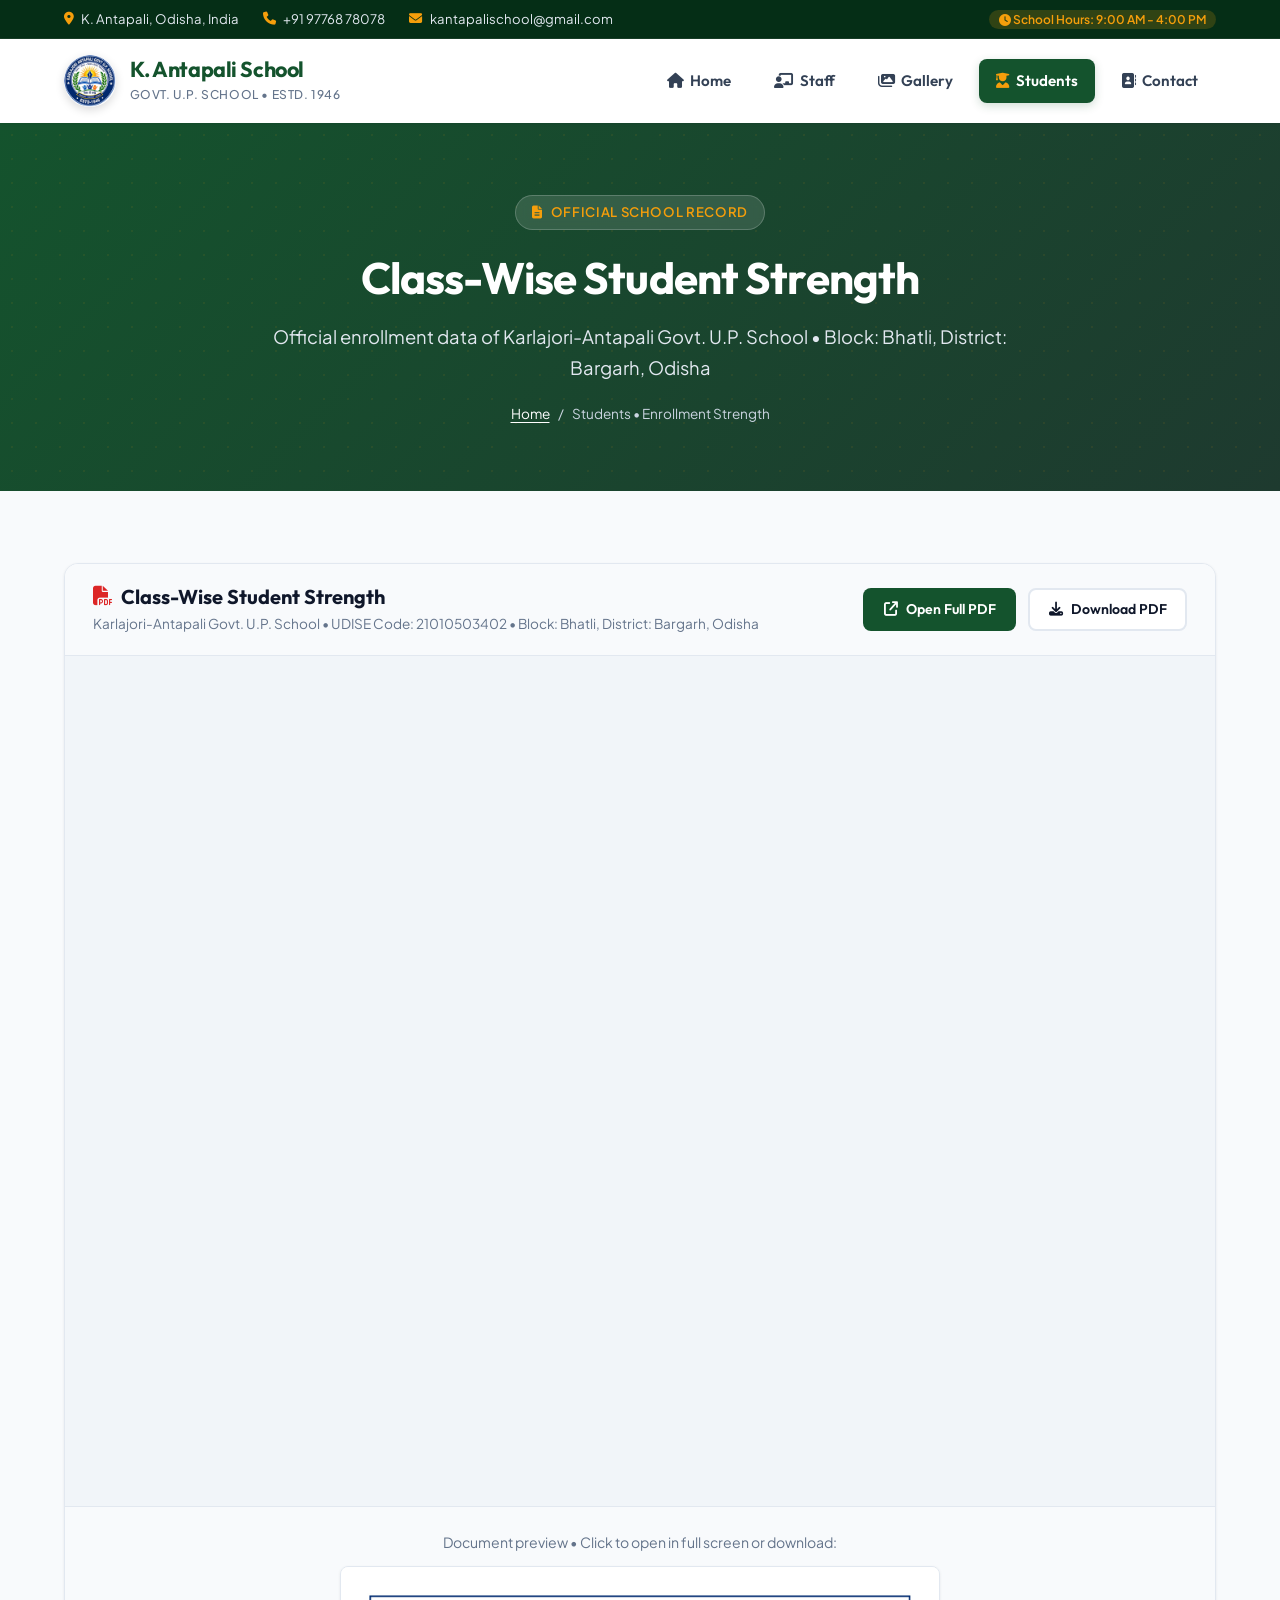
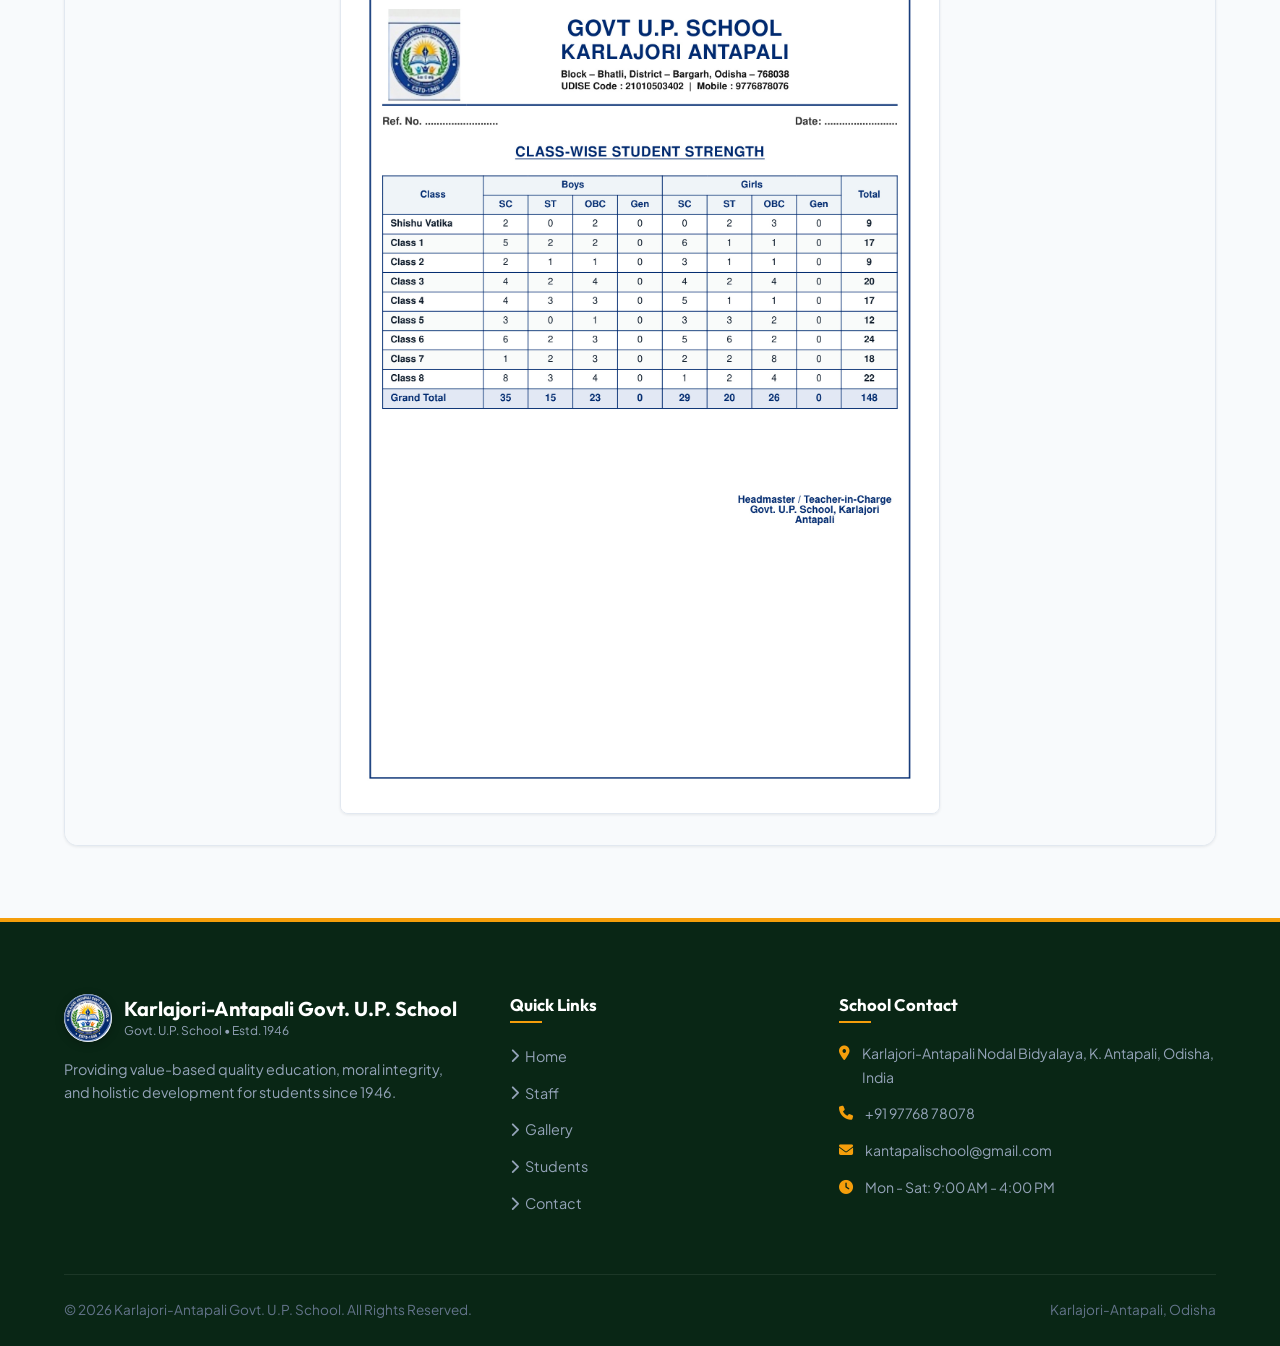
<file: students.html>
<!DOCTYPE html>
<html lang="en">
<head>
  <meta charset="UTF-8">
  <meta name="viewport" content="width=device-width, initial-scale=1.0">
  <title>Class-Wise Student Strength | Karlajori-Antapali Govt. U.P. School</title>
  <meta name="description" content="Official Class-Wise Student Strength record of Karlajori-Antapali Govt. U.P. School, Block - Bhatli, District - Bargarh, Odisha. UDISE Code: 21010503402.">
  <link rel="icon" type="image/png" href="favicon.png">
  
  <!-- Font Awesome Icons -->
  <link rel="stylesheet" href="https://cdnjs.cloudflare.com/ajax/libs/font-awesome/6.5.1/css/all.min.css">
  
  <!-- Custom Stylesheet -->
  <link rel="stylesheet" href="css/style.css">
</head>
<body>

  <!-- Top Bar -->
  <div class="top-bar">
    <div class="container top-bar-content">
      <div class="top-info">
        <span class="top-info-item"><i class="fa-solid fa-location-dot"></i> K. Antapali, Odisha, India</span>
        <span class="top-info-item"><i class="fa-solid fa-phone"></i> <a href="tel:9776878078">+91 97768 78078</a></span>
        <span class="top-info-item"><i class="fa-solid fa-envelope"></i> <a href="mailto:kantapalischool@gmail.com">kantapalischool@gmail.com</a></span>
      </div>
      <div>
        <span class="top-badge"><i class="fa-solid fa-clock"></i> School Hours: 9:00 AM - 4:00 PM</span>
      </div>
    </div>
  </div>

  <!-- Header & Navigation -->
  <header class="main-header">
    <div class="container">
      <nav class="navbar">
        <a href="index.html" class="brand" aria-label="Karlajori-Antapali Govt U.P. School Home">
          <img src="images/logo.png" alt="Karlajori-Antapali Govt U.P. School Logo" class="brand-logo">
          <div class="brand-text">
            <h1>K. Antapali School</h1>
            <p>Govt. U.P. School &bull; Estd. 1946</p>
          </div>
        </a>

        <!-- Hamburger Button for Mobile -->
        <button class="mobile-toggle" aria-label="Toggle navigation menu" aria-expanded="false">
          <i class="fa-solid fa-bars"></i>
        </button>

        <!-- Main Menu -->
        <ul class="nav-menu">
          <li><a href="index.html" class="nav-link"><i class="fa-solid fa-house"></i> Home</a></li>
          <li><a href="staff.html" class="nav-link"><i class="fa-solid fa-chalkboard-user"></i> Staff</a></li>
          <li><a href="gallery.html" class="nav-link"><i class="fa-solid fa-images"></i> Gallery</a></li>
          <li><a href="students.html" class="nav-link active"><i class="fa-solid fa-user-graduate"></i> Students</a></li>
          <li><a href="contact.html" class="nav-link"><i class="fa-solid fa-address-book"></i> Contact</a></li>
        </ul>
      </nav>
    </div>
  </header>

  <!-- Page Banner -->
  <section class="page-hero">
    <div class="container page-hero-content">
      <span class="hero-pill"><i class="fa-solid fa-file-lines"></i> Official School Record</span>
      <h1>Class-Wise Student Strength</h1>
      <p>
        Official enrollment data of Karlajori-Antapali Govt. U.P. School &bull; Block: Bhatli, District: Bargarh, Odisha
      </p>
      <div class="breadcrumb-trail">
        <a href="index.html">Home</a> <span>/</span> <span>Students &bull; Enrollment Strength</span>
      </div>
    </div>
  </section>

  <!-- Student Strength Content Section -->
  <section class="section">
    <div class="container">

      <!-- Official PDF Embedded Document Card -->
      <div class="pdf-viewer-card" style="margin-top: 0;">
        <div class="pdf-viewer-header" style="padding: 1.25rem 1.75rem; display: flex; justify-content: space-between; align-items: center; flex-wrap: wrap; gap: 1rem;">
          <div>
            <h2 style="font-size: 1.25rem; font-weight: 700; color: var(--dark); margin-bottom: 4px; display: flex; align-items: center; gap: 0.5rem;">
              <i class="fa-solid fa-file-pdf" style="color: #dc2626;"></i> 
              Class-Wise Student Strength
            </h2>
            <p style="font-size: 0.85rem; color: var(--text-muted); margin: 0;">
              Karlajori-Antapali Govt. U.P. School &bull; UDISE Code: 21010503402 &bull; Block: Bhatli, District: Bargarh, Odisha
            </p>
          </div>
          <div style="display: flex; gap: 0.75rem; flex-wrap: wrap;">
            <a href="docs/student-strength.pdf" target="_blank" rel="noopener noreferrer" class="btn btn-primary" style="padding: 0.5rem 1.15rem; font-size: 0.88rem;">
              <i class="fa-solid fa-arrow-up-right-from-square"></i> Open Full PDF
            </a>
            <a href="docs/student-strength.pdf" download="Karlajori_Antapali_Student_Strength.pdf" class="btn btn-outline-dark" style="padding: 0.5rem 1.15rem; font-size: 0.88rem;">
              <i class="fa-solid fa-download"></i> Download PDF
            </a>
          </div>
        </div>

        <!-- PDF Embedded Viewer for Desktop -->
        <iframe 
          src="docs/student-strength.pdf" 
          class="pdf-embed-frame" 
          style="height: 850px;"
          title="Karlajori-Antapali Class-Wise Student Strength PDF">
        </iframe>

        <!-- Mobile Document Preview Fallback -->
        <div style="padding: 1.5rem; background: #f8fafc; border-top: 1px solid var(--border-light); text-align: center;">
          <p style="font-size: 0.88rem; color: var(--text-muted); margin-bottom: 0.75rem;">
            Document preview &bull; Click to open in full screen or download:
          </p>
          <a href="docs/student-strength.pdf" target="_blank" style="display: inline-block; max-width: 600px; border-radius: var(--radius-sm); overflow: hidden; box-shadow: var(--shadow-sm); border: 1px solid var(--border-light);">
            <img src="images/student-strength-preview.jpg" alt="Student Strength Document Preview" style="width: 100%; display: block;">
          </a>
        </div>
      </div>

    </div>
  </section>

  <!-- Footer -->
  <footer class="main-footer">
    <div class="container">
      <div class="footer-grid">
        <div class="footer-brand">
          <div style="display: flex; align-items: center; gap: 0.75rem; margin-bottom: 1rem;">
            <img src="images/logo.png" alt="Karlajori-Antapali Govt U.P. School Logo" class="footer-logo">
            <div>
              <h3 style="margin: 0; font-size: 1.25rem;">Karlajori-Antapali Govt. U.P. School</h3>
              <p style="margin: 0; font-size: 0.75rem; color: #94a3b8;">Govt. U.P. School &bull; Estd. 1946</p>
            </div>
          </div>
          <p>
            Providing value-based quality education, moral integrity, and holistic development for students since 1946.
          </p>
        </div>

        <div>
          <h4 class="footer-links-title">Quick Links</h4>
          <ul class="footer-links">
            <li><a href="index.html"><i class="fa-solid fa-chevron-right"></i> Home</a></li>
            <li><a href="staff.html"><i class="fa-solid fa-chevron-right"></i> Staff</a></li>
            <li><a href="gallery.html"><i class="fa-solid fa-chevron-right"></i> Gallery</a></li>
            <li><a href="students.html"><i class="fa-solid fa-chevron-right"></i> Students</a></li>
            <li><a href="contact.html"><i class="fa-solid fa-chevron-right"></i> Contact</a></li>
          </ul>
        </div>

        <div>
          <h4 class="footer-links-title">School Contact</h4>
          <div class="footer-contact-item">
            <i class="fa-solid fa-location-dot"></i>
            <span>Karlajori-Antapali Nodal Bidyalaya, K. Antapali, Odisha, India</span>
          </div>
          <div class="footer-contact-item">
            <i class="fa-solid fa-phone"></i>
            <span><a href="tel:9776878078">+91 97768 78078</a></span>
          </div>
          <div class="footer-contact-item">
            <i class="fa-solid fa-envelope"></i>
            <span><a href="mailto:kantapalischool@gmail.com">kantapalischool@gmail.com</a></span>
          </div>
          <div class="footer-contact-item">
            <i class="fa-solid fa-clock"></i>
            <span>Mon - Sat: 9:00 AM - 4:00 PM</span>
          </div>
        </div>
      </div>

      <div class="footer-bottom">
        <div class="footer-bottom-flex">
          <p>&copy; 2026 Karlajori-Antapali Govt. U.P. School. All Rights Reserved.</p>
          <p>Karlajori-Antapali, Odisha</p>
        </div>
      </div>
    </div>
  </footer>

  <!-- Main JavaScript File -->
  <script src="js/main.js"></script>
</body>
</html>
</file>
<file: css/style.css>
/* ===================================================================
   Karlajori-Antapali Govt. U.P. School Stylesheet
   =================================================================== */

@import url('https://fonts.googleapis.com/css2?family=Outfit:wght@300;400;500;600;700;800&family=Plus+Jakarta+Sans:wght@400;500;600;700&display=swap');

:root {
  /* Brand Palette */
  --primary: #14532d;         /* Deep Forest Green */
  --primary-light: #166534;   /* Leaf Green */
  --primary-dark: #052e16;    /* Dark Forest */
  --accent: #f59e0b;          /* Vibrant Amber / Gold */
  --accent-hover: #d97706;    /* Rich Gold */
  --accent-soft: #fef3c7;     /* Soft Gold Tint */
  
  /* Neutral Palette */
  --dark: #0f172a;            /* Slate 900 */
  --text-main: #334155;       /* Slate 700 */
  --text-muted: #64748b;      /* Slate 500 */
  --bg-page: #f8fafc;         /* Slate 50 */
  --bg-card: #ffffff;         /* Pure White */
  --border-light: #e2e8f0;    /* Slate 200 */
  --border-subtle: #f1f5f9;   /* Slate 100 */

  /* House Colors */
  --house-mahanadi: #0284c7;
  --house-brahmani: #16a34a;
  --house-baitarani: #ea580c;
  --house-rushikulya: #9333ea;

  /* Typography */
  --font-heading: 'Outfit', sans-serif;
  --font-body: 'Plus Jakarta Sans', sans-serif;

  /* Elevations */
  --shadow-sm: 0 1px 3px rgba(15, 23, 42, 0.08);
  --shadow-md: 0 4px 12px rgba(15, 23, 42, 0.08);
  --shadow-lg: 0 10px 25px -5px rgba(15, 23, 42, 0.1), 0 8px 10px -6px rgba(15, 23, 42, 0.06);
  --shadow-glow: 0 0 25px rgba(20, 83, 45, 0.2);

  /* Layout & Transitions */
  --radius-sm: 8px;
  --radius-md: 14px;
  --radius-lg: 20px;
  --transition: all 0.25s cubic-bezier(0.4, 0, 0.2, 1);
  --container-max: 1200px;
}

/* Reset & Base Setup */
*, *::before, *::after {
  box-sizing: border-box;
  margin: 0;
  padding: 0;
}

html {
  scroll-behavior: smooth;
  font-size: 16px;
}

body {
  font-family: var(--font-body);
  background-color: var(--bg-page);
  color: var(--text-main);
  line-height: 1.65;
  display: flex;
  flex-direction: column;
  min-height: 100vh;
  -webkit-font-smoothing: antialiased;
}

h1, h2, h3, h4, h5, h6 {
  font-family: var(--font-heading);
  color: var(--dark);
  font-weight: 700;
  line-height: 1.25;
}

a {
  color: inherit;
  text-decoration: none;
  transition: var(--transition);
}

img {
  max-width: 100%;
  height: auto;
  display: block;
}

/* Utility Container */
.container {
  width: 100%;
  max-width: var(--container-max);
  margin-left: auto;
  margin-right: auto;
  padding-left: 1.5rem;
  padding-right: 1.5rem;
}

/* -------------------------------------------------------------
   TOP BAR
   ------------------------------------------------------------- */
.top-bar {
  background-color: var(--primary-dark);
  color: #e2e8f0;
  font-size: 0.82rem;
  padding: 0.5rem 0;
  border-bottom: 1px solid rgba(255, 255, 255, 0.08);
}

.top-bar-content {
  display: flex;
  justify-content: space-between;
  align-items: center;
  flex-wrap: wrap;
  gap: 0.75rem;
}

.top-info {
  display: flex;
  gap: 1.5rem;
  align-items: center;
  flex-wrap: wrap;
}

.top-info-item {
  display: inline-flex;
  align-items: center;
  gap: 0.45rem;
}

.top-info-item i {
  color: var(--accent);
}

.top-badge {
  background: rgba(245, 158, 11, 0.18);
  color: var(--accent);
  padding: 2px 10px;
  border-radius: 9999px;
  font-weight: 600;
  font-size: 0.75rem;
}

/* -------------------------------------------------------------
   MAIN HEADER & NAVIGATION
   ------------------------------------------------------------- */
.main-header {
  background: #ffffff;
  position: sticky;
  top: 0;
  z-index: 1000;
  box-shadow: var(--shadow-sm);
  transition: var(--transition);
}

.navbar {
  display: flex;
  align-items: center;
  justify-content: space-between;
  padding: 1rem 0;
}

.brand {
  display: flex;
  align-items: center;
  gap: 0.85rem;
  text-decoration: none;
}

.brand-logo {
  width: 52px;
  height: 52px;
  border-radius: 50%;
  object-fit: contain;
  display: block;
  box-shadow: 0 3px 10px rgba(0, 0, 0, 0.15);
  transition: var(--transition);
  background: #ffffff;
}

.brand:hover .brand-logo {
  transform: rotate(-6deg) scale(1.08);
}

.footer-logo {
  width: 48px;
  height: 48px;
  border-radius: 50%;
  object-fit: contain;
  display: block;
  box-shadow: 0 2px 8px rgba(0, 0, 0, 0.25);
  background: #ffffff;
}

.brand-text h1 {
  font-size: 1.35rem;
  letter-spacing: -0.02em;
  color: var(--primary);
  margin-bottom: 2px;
}

.brand-text p {
  font-size: 0.75rem;
  font-weight: 500;
  color: var(--text-muted);
  text-transform: uppercase;
  letter-spacing: 0.05em;
}

/* Nav Menu */
.nav-menu {
  display: flex;
  align-items: center;
  list-style: none;
  gap: 0.5rem;
}

.nav-link {
  font-family: var(--font-heading);
  font-weight: 600;
  font-size: 0.95rem;
  color: var(--text-main);
  padding: 0.6rem 1.1rem;
  border-radius: var(--radius-sm);
  display: inline-flex;
  align-items: center;
  gap: 0.4rem;
  transition: var(--transition);
}

.nav-link:hover {
  color: var(--primary);
  background-color: #f0fdf4;
}

.nav-link.active {
  color: #ffffff;
  background: var(--primary);
  box-shadow: 0 3px 10px rgba(20, 83, 45, 0.2);
}

.nav-link.active i {
  color: var(--accent);
}

.nav-cta {
  margin-left: 0.5rem;
}

/* Mobile Toggle */
.mobile-toggle {
  display: none;
  background: transparent;
  border: none;
  font-size: 1.4rem;
  color: var(--dark);
  cursor: pointer;
  padding: 0.5rem;
  border-radius: var(--radius-sm);
}

/* -------------------------------------------------------------
   NOTICE TICKER
   ------------------------------------------------------------- */
.notice-ticker {
  background: #fefce8;
  border-bottom: 1px solid #fef08a;
  padding: 0.6rem 0;
  font-size: 0.88rem;
}

.ticker-content {
  display: flex;
  align-items: center;
  gap: 1rem;
}

.ticker-badge {
  background: #b45309;
  color: white;
  padding: 0.2rem 0.65rem;
  font-weight: 700;
  border-radius: 4px;
  font-size: 0.72rem;
  letter-spacing: 0.03em;
  white-space: nowrap;
  display: inline-flex;
  align-items: center;
  gap: 0.35rem;
}

.ticker-text {
  overflow: hidden;
  white-space: nowrap;
  text-overflow: ellipsis;
  color: #78350f;
  font-weight: 500;
}

/* -------------------------------------------------------------
   PAGE BANNER / HERO
   ------------------------------------------------------------- */
.page-hero {
  position: relative;
  background: linear-gradient(135deg, var(--primary) 0%, #1e3a2f 100%);
  color: #ffffff;
  padding: 4.5rem 0 4rem;
  text-align: center;
  overflow: hidden;
}

.page-hero::before {
  content: "";
  position: absolute;
  top: 0; left: 0; right: 0; bottom: 0;
  background-image: radial-gradient(rgba(245, 158, 11, 0.15) 1px, transparent 1px);
  background-size: 24px 24px;
  opacity: 0.5;
  pointer-events: none;
}

.page-hero-content {
  position: relative;
  z-index: 2;
  max-width: 800px;
  margin: 0 auto;
}

.page-hero .hero-pill {
  display: inline-flex;
  align-items: center;
  gap: 0.5rem;
  background: rgba(255, 255, 255, 0.12);
  backdrop-filter: blur(6px);
  border: 1px solid rgba(255, 255, 255, 0.2);
  padding: 0.35rem 1rem;
  border-radius: 9999px;
  font-size: 0.82rem;
  color: var(--accent);
  font-weight: 600;
  margin-bottom: 1.25rem;
  text-transform: uppercase;
  letter-spacing: 0.05em;
}

.page-hero h1 {
  color: #ffffff;
  font-size: 2.75rem;
  margin-bottom: 1rem;
  letter-spacing: -0.02em;
}

.page-hero p {
  color: #e2e8f0;
  font-size: 1.15rem;
  line-height: 1.7;
}

/* Breadcrumbs */
.breadcrumb-trail {
  display: inline-flex;
  align-items: center;
  gap: 0.5rem;
  margin-top: 1.25rem;
  font-size: 0.85rem;
  color: #cbd5e1;
}

.breadcrumb-trail a {
  color: #ffffff;
  text-decoration: underline;
  text-underline-offset: 3px;
}

.breadcrumb-trail a:hover {
  color: var(--accent);
}

/* -------------------------------------------------------------
   BUTTONS & BADGES
   ------------------------------------------------------------- */
.btn {
  display: inline-flex;
  align-items: center;
  justify-content: center;
  gap: 0.5rem;
  padding: 0.75rem 1.6rem;
  border-radius: var(--radius-sm);
  font-family: var(--font-heading);
  font-weight: 600;
  font-size: 0.95rem;
  cursor: pointer;
  border: 2px solid transparent;
  transition: var(--transition);
}

.btn-primary {
  background: var(--primary);
  color: #ffffff;
}

.btn-primary:hover {
  background: var(--primary-light);
  transform: translateY(-2px);
  box-shadow: 0 4px 14px rgba(20, 83, 45, 0.25);
}

.btn-accent {
  background: var(--accent);
  color: var(--dark);
}

.btn-accent:hover {
  background: var(--accent-hover);
  transform: translateY(-2px);
  box-shadow: 0 4px 14px rgba(245, 158, 11, 0.35);
}

.btn-outline-light {
  border-color: rgba(255, 255, 255, 0.7);
  color: #ffffff;
}

.btn-outline-light:hover {
  background: #ffffff;
  color: var(--primary);
}

.btn-outline-dark {
  border-color: var(--border-light);
  color: var(--dark);
  background: #ffffff;
}

.btn-outline-dark:hover {
  border-color: var(--primary);
  color: var(--primary);
  background: #f0fdf4;
}

/* -------------------------------------------------------------
   SECTION STYLING
   ------------------------------------------------------------- */
.section {
  padding: 4.5rem 0;
}

.section-bg-light {
  background-color: #f1f5f9;
}

.section-header {
  text-align: center;
  max-width: 700px;
  margin: 0 auto 3.5rem;
}

.section-tag {
  display: inline-block;
  color: var(--primary);
  background: #dcfce7;
  padding: 0.3rem 0.9rem;
  border-radius: 9999px;
  font-weight: 700;
  font-size: 0.8rem;
  letter-spacing: 0.05em;
  text-transform: uppercase;
  margin-bottom: 0.85rem;
}

.section-title {
  font-size: 2.25rem;
  margin-bottom: 0.9rem;
  color: var(--dark);
}

.section-subtitle {
  color: var(--text-muted);
  font-size: 1.05rem;
}

/* -------------------------------------------------------------
   GRID LAYOUTS
   ------------------------------------------------------------- */
.grid-2 {
  display: grid;
  grid-template-columns: repeat(2, 1fr);
  gap: 2rem;
}

.grid-3 {
  display: grid;
  grid-template-columns: repeat(3, 1fr);
  gap: 2rem;
}

.grid-4 {
  display: grid;
  grid-template-columns: repeat(4, 1fr);
  gap: 1.75rem;
}

/* -------------------------------------------------------------
   FEATURE CARDS (Home)
   ------------------------------------------------------------- */
.feature-card {
  background: var(--bg-card);
  padding: 2rem;
  border-radius: var(--radius-md);
  border: 1px solid var(--border-light);
  transition: var(--transition);
  box-shadow: var(--shadow-sm);
  display: flex;
  flex-direction: column;
}

.feature-card:hover {
  transform: translateY(-5px);
  border-color: rgba(20, 83, 45, 0.2);
  box-shadow: var(--shadow-lg);
}

.feature-icon {
  width: 58px;
  height: 58px;
  border-radius: 14px;
  background: #ecfdf5;
  color: var(--primary);
  display: flex;
  align-items: center;
  justify-content: center;
  font-size: 1.5rem;
  margin-bottom: 1.25rem;
  transition: var(--transition);
}

.feature-card:hover .feature-icon {
  background: var(--primary);
  color: white;
  transform: scale(1.05);
}

.feature-card h3 {
  font-size: 1.25rem;
  margin-bottom: 0.65rem;
}

.feature-card p {
  color: var(--text-muted);
  font-size: 0.92rem;
  line-height: 1.6;
}

/* Stats Counter Section */
.stats-banner {
  background: linear-gradient(135deg, var(--primary-dark), var(--primary));
  color: white;
  padding: 3rem 0;
  border-radius: var(--radius-lg);
  margin-top: -3.5rem;
  position: relative;
  z-index: 10;
  box-shadow: var(--shadow-lg);
}

.stat-item {
  text-align: center;
}

.stat-num {
  font-family: var(--font-heading);
  font-size: 2.75rem;
  font-weight: 800;
  color: var(--accent);
  line-height: 1;
  margin-bottom: 0.5rem;
}

.stat-label {
  font-size: 0.95rem;
  font-weight: 500;
  color: #e2e8f0;
}

/* -------------------------------------------------------------
   STAFF PAGE COMPONENTS & RESPONSIVE GRID
   ------------------------------------------------------------- */
.staff-grid {
  display: grid;
  grid-template-columns: repeat(4, 1fr);
  gap: 1.75rem;
}

.staff-card {
  background: var(--bg-card);
  border-radius: var(--radius-md);
  border: 1px solid var(--border-light);
  overflow: hidden;
  transition: var(--transition);
  box-shadow: var(--shadow-sm);
  display: flex;
  flex-direction: column;
  height: 100%;
}

.staff-card:hover {
  transform: translateY(-6px);
  box-shadow: var(--shadow-lg);
  border-color: #cbd5e1;
}

.staff-image-wrap {
  position: relative;
  background: #f1f5f9;
  width: 100%;
  aspect-ratio: 3 / 3.8;
  height: auto;
  min-height: 250px;
  display: block;
  flex-shrink: 0;
  overflow: hidden;
}

/* Fallback for older browsers without aspect-ratio support */
@supports not (aspect-ratio: 1 / 1) {
  .staff-image-wrap {
    height: 290px;
  }
}

.staff-image-wrap img {
  display: block;
  width: 100%;
  height: 100%;
  object-fit: cover;
  object-position: top center;
  transform-origin: top center;
  transition: transform 0.4s ease;
}

.staff-card:hover .staff-image-wrap img {
  transform: scale(1.02);
}

.staff-placeholder-avatar {
  font-size: 4.5rem;
  color: #94a3b8;
}

.staff-badge-role {
  position: absolute;
  bottom: 12px;
  left: 12px;
  background: rgba(15, 23, 42, 0.85);
  backdrop-filter: blur(4px);
  color: #ffffff;
  padding: 0.25rem 0.75rem;
  border-radius: 9999px;
  font-size: 0.75rem;
  font-weight: 600;
  letter-spacing: 0.02em;
  z-index: 2;
}

.staff-content {
  padding: 1.5rem;
  flex-grow: 1;
  display: flex;
  flex-direction: column;
}

.staff-name {
  font-size: 1.25rem;
  margin-bottom: 0.25rem;
  color: var(--dark);
}

.staff-designation {
  color: var(--primary);
  font-weight: 600;
  font-size: 0.88rem;
  margin-bottom: 0.75rem;
}

.staff-qual {
  font-size: 0.82rem;
  color: var(--text-muted);
  margin-bottom: 0.75rem;
  display: flex;
  align-items: center;
  gap: 0.4rem;
}

.staff-bio {
  font-size: 0.88rem;
  color: var(--text-main);
  margin-bottom: 0;
  flex-grow: 1;
  line-height: 1.55;
}

.staff-footer {
  padding-top: 1rem;
  border-top: 1px solid var(--border-subtle);
  display: flex;
  align-items: center;
  justify-content: space-between;
  font-size: 0.82rem;
  color: var(--text-muted);
}

/* Category Filter Tabs */
.filter-tabs {
  display: flex;
  flex-wrap: wrap;
  justify-content: center;
  gap: 0.6rem;
  margin-bottom: 2.5rem;
}

.filter-btn {
  background: var(--bg-card);
  border: 1px solid var(--border-light);
  color: var(--text-main);
  padding: 0.55rem 1.25rem;
  border-radius: 9999px;
  font-family: var(--font-heading);
  font-size: 0.9rem;
  font-weight: 600;
  cursor: pointer;
  transition: var(--transition);
}

.filter-btn:hover,
.filter-btn.active {
  background: var(--primary);
  color: white;
  border-color: var(--primary);
  box-shadow: 0 4px 10px rgba(20, 83, 45, 0.2);
}

/* -------------------------------------------------------------
   GALLERY PAGE COMPONENTS
   ------------------------------------------------------------- */
.gallery-grid {
  display: grid;
  grid-template-columns: repeat(auto-fill, minmax(320px, 1fr));
  gap: 1.5rem;
}

.gallery-item {
  position: relative;
  border-radius: var(--radius-md);
  overflow: hidden;
  box-shadow: var(--shadow-sm);
  background: #e2e8f0;
  height: 270px;
  cursor: pointer;
  transition: var(--transition);
}

.gallery-item:hover {
  transform: translateY(-5px);
  box-shadow: var(--shadow-lg);
}

.gallery-item img {
  width: 100%;
  height: 100%;
  object-fit: cover;
  transition: transform 0.4s ease;
}

.gallery-item:hover img {
  transform: scale(1.08);
}

.gallery-overlay {
  position: absolute;
  inset: 0;
  background: linear-gradient(to top, rgba(15, 23, 42, 0.88) 0%, rgba(15, 23, 42, 0.2) 60%, transparent 100%);
  display: flex;
  flex-direction: column;
  justify-content: flex-end;
  padding: 1.25rem;
  opacity: 0;
  transition: opacity 0.3s ease;
}

.gallery-item:hover .gallery-overlay {
  opacity: 1;
}

.gallery-category-badge {
  display: inline-block;
  background: var(--accent);
  color: var(--dark);
  font-size: 0.72rem;
  font-weight: 700;
  text-transform: uppercase;
  padding: 2px 8px;
  border-radius: 4px;
  align-self: flex-start;
  margin-bottom: 0.4rem;
}

.gallery-overlay h4 {
  color: #ffffff;
  font-size: 1.1rem;
  margin-bottom: 0.2rem;
}

.gallery-overlay p {
  color: #cbd5e1;
  font-size: 0.82rem;
}

/* Lightbox Modal */
.lightbox-modal {
  display: none;
  position: fixed;
  inset: 0;
  background: rgba(15, 23, 42, 0.95);
  backdrop-filter: blur(8px);
  z-index: 2000;
  align-items: center;
  justify-content: center;
  padding: 2rem;
}

.lightbox-modal.active {
  display: flex;
}

.lightbox-content {
  position: relative;
  max-width: 900px;
  width: 100%;
  text-align: center;
}

.lightbox-img {
  max-height: 80vh;
  margin: 0 auto;
  border-radius: var(--radius-sm);
  box-shadow: 0 10px 40px rgba(0,0,0,0.5);
}

.lightbox-caption {
  color: white;
  margin-top: 1rem;
  font-size: 1.1rem;
  font-weight: 500;
}

.lightbox-close {
  position: absolute;
  top: -45px;
  right: 0;
  color: white;
  font-size: 2rem;
  background: transparent;
  border: none;
  cursor: pointer;
}

/* -------------------------------------------------------------
   STUDENTS PAGE COMPONENTS
   ------------------------------------------------------------- */
.house-card {
  background: var(--bg-card);
  border-radius: var(--radius-md);
  padding: 1.75rem;
  border-top: 5px solid var(--primary);
  box-shadow: var(--shadow-sm);
  transition: var(--transition);
}

.house-card:hover {
  transform: translateY(-4px);
  box-shadow: var(--shadow-md);
}

.house-mahanadi { border-top-color: var(--house-mahanadi); }
.house-brahmani { border-top-color: var(--house-brahmani); }
.house-baitarani { border-top-color: var(--house-baitarani); }
.house-rushikulya { border-top-color: var(--house-rushikulya); }

.house-header {
  display: flex;
  align-items: center;
  gap: 0.75rem;
  margin-bottom: 1rem;
}

.house-icon {
  width: 44px;
  height: 44px;
  border-radius: 10px;
  display: flex;
  align-items: center;
  justify-content: center;
  font-size: 1.25rem;
}

.house-mahanadi .house-icon { background: #e0f2fe; color: var(--house-mahanadi); }
.house-brahmani .house-icon { background: #dcfce7; color: var(--house-brahmani); }
.house-baitarani .house-icon { background: #ffedd5; color: var(--house-baitarani); }
.house-rushikulya .house-icon { background: #f3e8ff; color: var(--house-rushikulya); }

/* Schedule Timeline Table */
.schedule-table-wrap {
  background: var(--bg-card);
  border-radius: var(--radius-md);
  border: 1px solid var(--border-light);
  overflow-x: auto;
  box-shadow: var(--shadow-sm);
}

.schedule-table {
  width: 100%;
  border-collapse: collapse;
  text-align: left;
}

.schedule-table th,
.schedule-table td {
  padding: 1rem 1.25rem;
  border-bottom: 1px solid var(--border-light);
}

.schedule-table th {
  background: #f8fafc;
  font-family: var(--font-heading);
  font-weight: 700;
  color: var(--dark);
  font-size: 0.9rem;
  text-transform: uppercase;
  letter-spacing: 0.04em;
}

.schedule-table tr:hover td {
  background: #f8fafc;
}

/* Honor Toppers Card */
.topper-card {
  background: var(--bg-card);
  border-radius: var(--radius-md);
  border: 1px solid var(--border-light);
  padding: 1.5rem;
  text-align: center;
  box-shadow: var(--shadow-sm);
  transition: var(--transition);
  position: relative;
  overflow: hidden;
}

.topper-card:hover {
  transform: translateY(-4px);
  box-shadow: var(--shadow-lg);
  border-color: var(--accent);
}

.topper-badge-rank {
  position: absolute;
  top: 15px;
  right: 15px;
  background: var(--accent-soft);
  color: #b45309;
  font-weight: 800;
  font-size: 0.8rem;
  padding: 0.2rem 0.6rem;
  border-radius: 9999px;
}

.topper-avatar {
  width: 80px;
  height: 80px;
  border-radius: 50%;
  margin: 0 auto 1rem;
  background: #e2e8f0;
  display: flex;
  align-items: center;
  justify-content: center;
  font-size: 2rem;
  color: #64748b;
  border: 3px solid var(--accent);
}

/* -------------------------------------------------------------
   CONTACT PAGE COMPONENTS
   ------------------------------------------------------------- */
.contact-grid {
  display: grid;
  grid-template-columns: 1.1fr 1fr;
  gap: 2.5rem;
}

.contact-info-panel {
  background: var(--bg-card);
  border-radius: var(--radius-md);
  border: 1px solid var(--border-light);
  padding: 2.5rem;
  box-shadow: var(--shadow-sm);
}

.contact-item {
  display: flex;
  gap: 1.25rem;
  margin-bottom: 2rem;
}

.contact-icon-box {
  width: 50px;
  height: 50px;
  border-radius: 12px;
  background: #ecfdf5;
  color: var(--primary);
  display: flex;
  align-items: center;
  justify-content: center;
  font-size: 1.35rem;
  flex-shrink: 0;
}

.contact-item h4 {
  font-size: 1.05rem;
  margin-bottom: 0.25rem;
}

.contact-item p {
  color: var(--text-muted);
  font-size: 0.92rem;
}

/* Form */
.form-panel {
  background: var(--bg-card);
  border-radius: var(--radius-md);
  border: 1px solid var(--border-light);
  padding: 2.5rem;
  box-shadow: var(--shadow-sm);
}

.form-group {
  margin-bottom: 1.35rem;
}

.form-label {
  display: block;
  font-family: var(--font-heading);
  font-weight: 600;
  font-size: 0.88rem;
  margin-bottom: 0.4rem;
  color: var(--dark);
}

.form-control {
  width: 100%;
  padding: 0.75rem 1rem;
  border: 1px solid var(--border-light);
  border-radius: var(--radius-sm);
  font-family: var(--font-body);
  font-size: 0.95rem;
  color: var(--dark);
  background: #ffffff;
  transition: var(--transition);
}

.form-control:focus {
  outline: none;
  border-color: var(--primary);
  box-shadow: 0 0 0 3px rgba(20, 83, 45, 0.15);
}

textarea.form-control {
  resize: vertical;
  min-height: 120px;
}

.form-notice {
  display: none;
  padding: 0.9rem;
  border-radius: var(--radius-sm);
  margin-top: 1rem;
  font-size: 0.9rem;
  font-weight: 500;
}

.form-notice.success {
  display: block;
  background: #ecfdf5;
  color: #065f46;
  border: 1px solid #a7f3d0;
}

/* Map Card */
.map-card {
  margin-top: 3rem;
  border-radius: var(--radius-md);
  overflow: hidden;
  box-shadow: var(--shadow-sm);
  border: 1px solid var(--border-light);
  background: #ffffff;
}

.map-card-header {
  padding: 1.25rem 1.5rem;
  background: #f8fafc;
  border-bottom: 1px solid var(--border-light);
  display: flex;
  align-items: center;
  justify-content: space-between;
}

.map-embed {
  width: 100%;
  height: 380px;
  border: none;
  display: block;
}

/* -------------------------------------------------------------
   FOOTER
   ------------------------------------------------------------- */
.main-footer {
  background: #092615;
  color: #cbd5e1;
  padding-top: 4.5rem;
  margin-top: auto;
  border-top: 4px solid var(--accent);
}

.footer-grid {
  display: grid;
  grid-template-columns: 1.4fr 1fr 1.3fr;
  gap: 2.5rem;
  margin-bottom: 3rem;
}

/* -------------------------------------------------------------
   HOME BANNER & TWO-COLUMN OVERVIEW
   ------------------------------------------------------------- */
.school-banner-wrap {
  position: relative;
  width: 100%;
  border-radius: var(--radius-lg);
  overflow: hidden;
  box-shadow: var(--shadow-lg);
  margin-top: 1.5rem;
  margin-bottom: 3rem;
  border: 1px solid var(--border-light);
  background: #0f172a;
}

.school-banner-img {
  width: 100%;
  height: 480px;
  object-fit: cover;
  object-position: center;
  display: block;
  transition: transform 0.5s ease;
}

.school-banner-overlay {
  position: absolute;
  inset: 0;
  background: linear-gradient(to top, rgba(9, 38, 21, 0.95) 0%, rgba(9, 38, 21, 0.45) 55%, transparent 100%);
  display: flex;
  flex-direction: column;
  justify-content: flex-end;
  padding: 2.5rem;
  color: #ffffff;
}

.school-banner-title {
  color: #ffffff;
  font-size: 2.2rem;
  margin-bottom: 0.5rem;
  letter-spacing: -0.02em;
}

.school-banner-subtitle {
  color: #e2e8f0;
  font-size: 1.05rem;
  font-weight: 500;
}

.home-about-intro {
  background: #ffffff;
  border-radius: var(--radius-md);
  border: 1px solid var(--border-light);
  box-shadow: var(--shadow-sm);
  padding: 2.25rem;
  margin-bottom: 2.5rem;
}

/* Two-column School Overview & HM Section */
.home-main-grid {
  display: grid;
  grid-template-columns: 1.25fr 1fr;
  gap: 2.5rem;
  align-items: stretch;
  margin-bottom: 4rem;
}

.school-info-card {
  background: #ffffff;
  border-radius: var(--radius-md);
  border: 1px solid var(--border-light);
  box-shadow: var(--shadow-sm);
  padding: 2.25rem;
  display: flex;
  flex-direction: column;
}

.info-list {
  list-style: none;
  margin-top: 1.5rem;
  display: flex;
  flex-direction: column;
  gap: 1rem;
}

.info-list-item {
  display: flex;
  align-items: flex-start;
  gap: 1rem;
  padding-bottom: 1rem;
  border-bottom: 1px solid var(--border-subtle);
}

.info-list-item:last-child {
  border-bottom: none;
  padding-bottom: 0;
}

.info-list-icon {
  width: 40px;
  height: 40px;
  border-radius: 10px;
  background: #ecfdf5;
  color: var(--primary);
  display: flex;
  align-items: center;
  justify-content: center;
  font-size: 1.15rem;
  flex-shrink: 0;
}

.info-list-text h4 {
  font-size: 1rem;
  color: var(--dark);
  margin-bottom: 0.2rem;
}

.info-list-text p {
  font-size: 0.88rem;
  color: var(--text-muted);
  line-height: 1.5;
  margin: 0;
}

/* HM Card */
.hm-card {
  background: #ffffff;
  border-radius: var(--radius-md);
  border: 1px solid var(--border-light);
  box-shadow: var(--shadow-sm);
  padding: 2.25rem;
  display: flex;
  flex-direction: column;
  align-items: center;
  text-align: center;
}

.hm-photo-wrap {
  width: 170px;
  height: 170px;
  border-radius: 50%;
  overflow: hidden;
  border: 4px solid var(--primary);
  box-shadow: var(--shadow-md);
  margin-bottom: 1.25rem;
  background: #f1f5f9;
}

.hm-photo-img {
  width: 100%;
  height: 100%;
  object-fit: cover;
  display: block;
}

.hm-badge {
  background: #ecfdf5;
  color: var(--primary);
  padding: 0.3rem 0.9rem;
  border-radius: 9999px;
  font-size: 0.8rem;
  font-weight: 700;
  text-transform: uppercase;
  letter-spacing: 0.05em;
  margin-bottom: 0.75rem;
}

.hm-name {
  font-size: 1.35rem;
  color: var(--dark);
  margin-bottom: 0.25rem;
}

.hm-designation {
  font-size: 0.9rem;
  font-weight: 600;
  color: var(--primary);
  margin-bottom: 0.75rem;
}

.hm-quote {
  font-style: italic;
  font-size: 0.92rem;
  color: var(--text-main);
  line-height: 1.6;
  background: #f8fafc;
  padding: 1.15rem 1.25rem;
  border-radius: var(--radius-sm);
  border-left: 3px solid var(--accent);
  margin-top: 0.25rem;
  margin-bottom: 1.25rem;
}

/* Coming Soon Box for Staff */
.coming-soon-box {
  background: #ffffff;
  border-radius: var(--radius-lg);
  border: 1px solid var(--border-light);
  box-shadow: var(--shadow-sm);
  max-width: 650px;
  margin: 3rem auto;
  padding: 3.5rem 2rem;
  text-align: center;
}

.coming-soon-icon {
  width: 80px;
  height: 80px;
  border-radius: 50%;
  background: #ecfdf5;
  color: var(--primary);
  display: flex;
  align-items: center;
  justify-content: center;
  font-size: 2.2rem;
  margin: 0 auto 1.5rem;
}

.footer-brand h3 {
  color: #ffffff;
  font-size: 1.4rem;
  margin-bottom: 0.5rem;
}

.footer-brand p {
  color: #94a3b8;
  font-size: 0.9rem;
  line-height: 1.6;
  margin-bottom: 1.25rem;
}

.footer-links-title {
  color: #ffffff;
  font-size: 1.05rem;
  margin-bottom: 1.2rem;
  position: relative;
  padding-bottom: 0.5rem;
}

.footer-links-title::after {
  content: "";
  position: absolute;
  bottom: 0;
  left: 0;
  width: 32px;
  height: 2px;
  background: var(--accent);
}

.footer-links {
  list-style: none;
}

.footer-links li {
  margin-bottom: 0.65rem;
}

.footer-links a {
  color: #94a3b8;
  font-size: 0.9rem;
  display: inline-flex;
  align-items: center;
  gap: 0.4rem;
}

.footer-links a:hover {
  color: #ffffff;
  transform: translateX(4px);
}

.footer-contact-item {
  display: flex;
  align-items: flex-start;
  gap: 0.75rem;
  margin-bottom: 0.85rem;
  font-size: 0.88rem;
  color: #94a3b8;
}

.footer-contact-item i {
  color: var(--accent);
  margin-top: 0.25rem;
}

.footer-bottom {
  border-top: 1px solid rgba(255, 255, 255, 0.08);
  padding: 1.5rem 0;
  font-size: 0.85rem;
  text-align: center;
  color: #64748b;
}

.footer-bottom-flex {
  display: flex;
  justify-content: space-between;
  align-items: center;
  flex-wrap: wrap;
  gap: 1rem;
}

/* -------------------------------------------------------------
   STUDENT STRENGTH TABLE & PDF VIEWER
   ------------------------------------------------------------- */
.strength-table-wrap {
  background: #ffffff;
  border-radius: var(--radius-md);
  border: 1px solid var(--border-light);
  overflow-x: auto;
  box-shadow: var(--shadow-sm);
  margin-top: 1.5rem;
}

.strength-table {
  width: 100%;
  border-collapse: collapse;
  text-align: center;
  font-size: 0.95rem;
  min-width: 680px;
}

.strength-table th, 
.strength-table td {
  padding: 0.75rem 0.65rem;
  border: 1px solid var(--border-light);
}

.strength-table thead tr:first-child th {
  background: #0d381e;
  color: #ffffff;
  font-family: var(--font-heading);
  font-weight: 700;
  letter-spacing: 0.03em;
}

.strength-table thead tr:nth-child(2) th {
  background: #14532d;
  color: #e2e8f0;
  font-size: 0.82rem;
  font-weight: 600;
  text-transform: uppercase;
}

.strength-table tbody tr:hover td {
  background: #f8fafc;
}

.strength-table td.class-col {
  font-family: var(--font-heading);
  font-weight: 700;
  color: var(--dark);
  text-align: left;
  padding-left: 1.25rem;
}

.strength-table td.total-col {
  font-weight: 700;
  color: var(--primary);
  background: #f0fdf4;
}

.strength-table tr.grand-total td {
  background: #dcfce7;
  font-weight: 800;
  color: #14532d;
  font-size: 1.05rem;
  border-top: 2px solid #16a34a;
}

.pdf-viewer-card {
  background: #ffffff;
  border-radius: var(--radius-md);
  border: 1px solid var(--border-light);
  box-shadow: var(--shadow-sm);
  overflow: hidden;
  margin-top: 2.5rem;
}

.pdf-viewer-header {
  padding: 1.25rem 1.5rem;
  background: #f8fafc;
  border-bottom: 1px solid var(--border-light);
  display: flex;
  justify-content: space-between;
  align-items: center;
  flex-wrap: wrap;
  gap: 1rem;
}

.pdf-embed-frame {
  width: 100%;
  height: 650px;
  border: none;
  display: block;
  background: #f1f5f9;
}

/* -------------------------------------------------------------
   RESPONSIVE DESIGN (Media Queries)
   ------------------------------------------------------------- */
@media (max-width: 992px) {
  .home-main-grid {
    grid-template-columns: 1fr;
  }
  .staff-grid {
    grid-template-columns: repeat(2, 1fr);
    gap: 1.5rem;
  }
  .grid-4 {
    grid-template-columns: repeat(2, 1fr);
  }
  .grid-3 {
    grid-template-columns: repeat(2, 1fr);
  }
  .contact-grid {
    grid-template-columns: 1fr;
  }
  .footer-grid {
    grid-template-columns: 1fr;
  }
}

@media (max-width: 768px) {
  .mobile-toggle {
    display: block;
  }

  .nav-menu {
    position: absolute;
    top: 100%;
    left: 0;
    right: 0;
    background: #ffffff;
    flex-direction: column;
    align-items: stretch;
    padding: 1.25rem;
    box-shadow: var(--shadow-lg);
    border-top: 1px solid var(--border-light);
    display: none;
  }

  .nav-menu.open {
    display: flex;
  }

  .nav-link {
    padding: 0.8rem 1rem;
  }

  .staff-grid {
    grid-template-columns: repeat(2, 1fr);
    gap: 1.25rem;
  }

  .grid-2, .grid-3, .grid-4 {
    grid-template-columns: 1fr;
  }

  .footer-grid {
    grid-template-columns: 1fr;
  }

  .page-hero h1 {
    font-size: 2rem;
  }

  .stats-banner {
    margin-top: 0;
  }
  
  .top-info {
    justify-content: center;
    width: 100%;
  }

  .top-bar-content {
    justify-content: center;
  }
}

@media (max-width: 576px) {
  .staff-grid {
    grid-template-columns: 1fr;
    max-width: 360px;
    margin: 0 auto;
    gap: 1.5rem;
  }

  .staff-content {
    padding: 1.25rem;
  }
}
</file>
